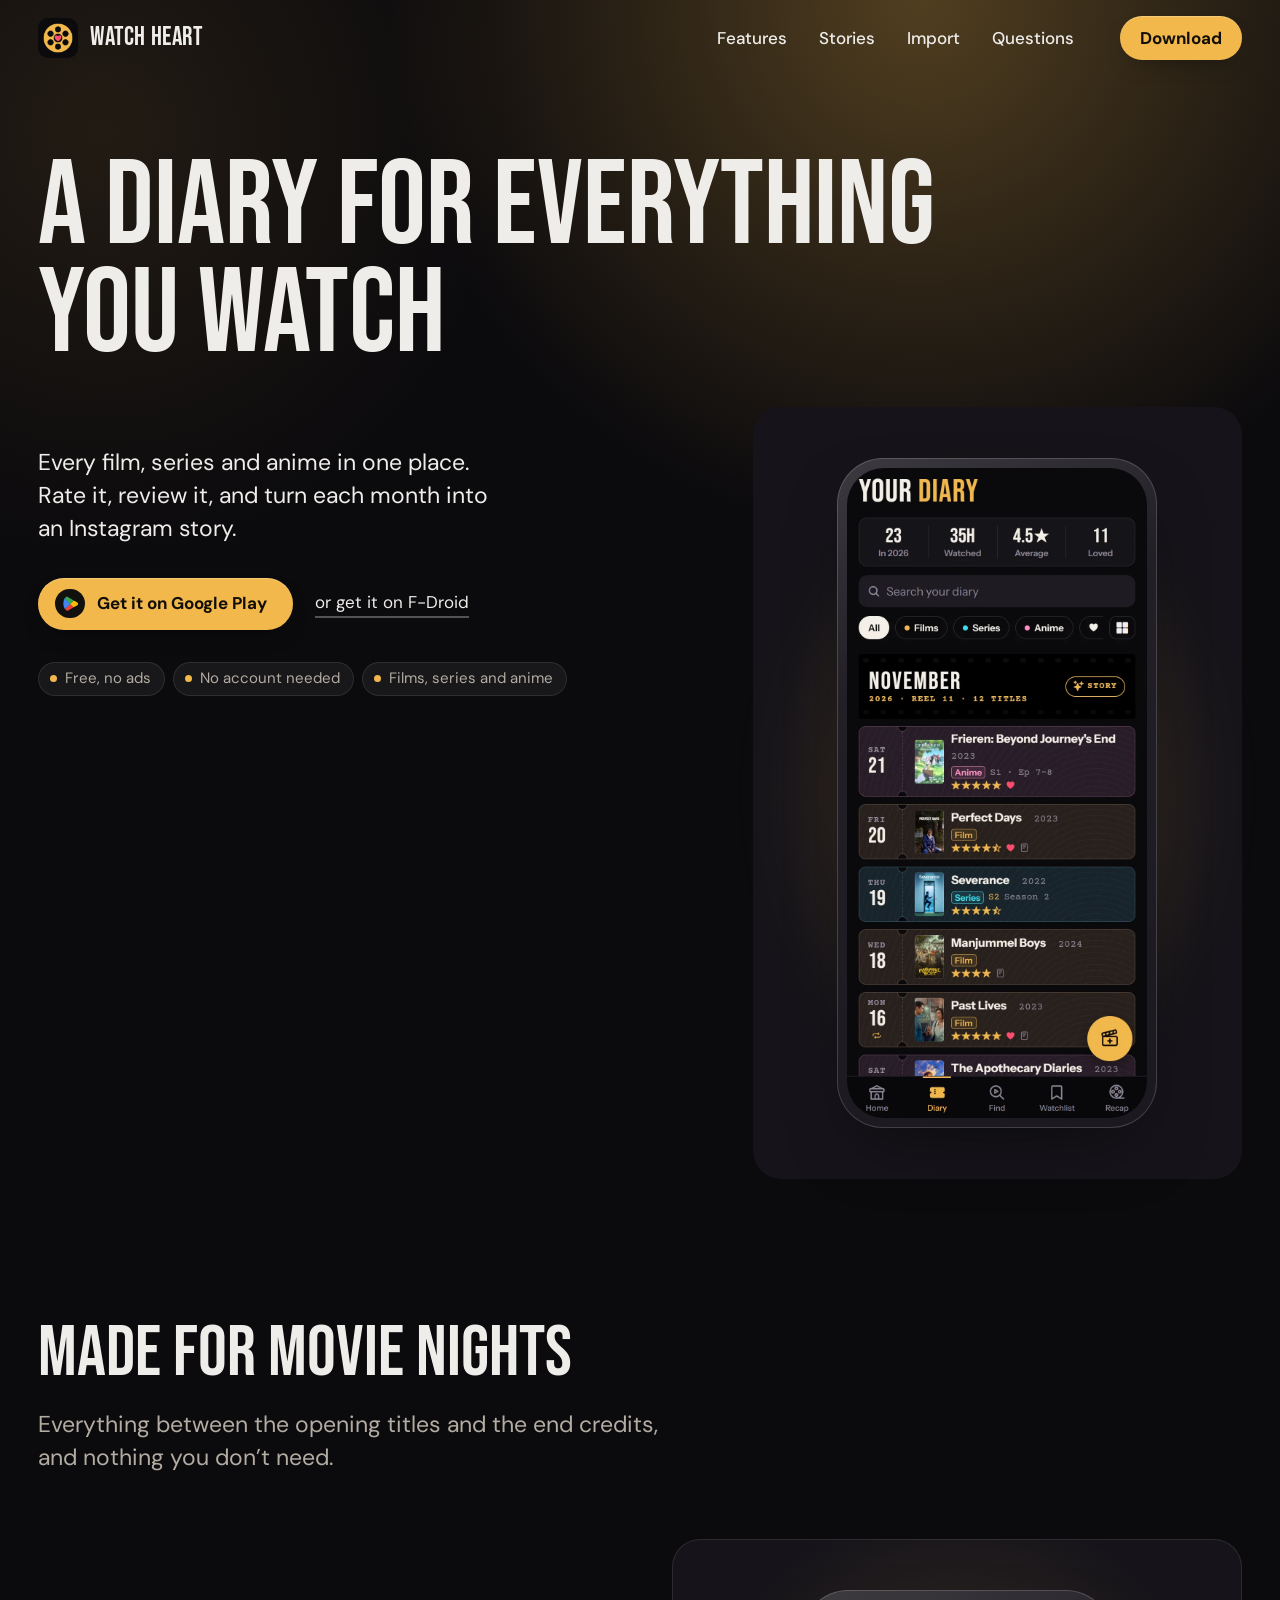
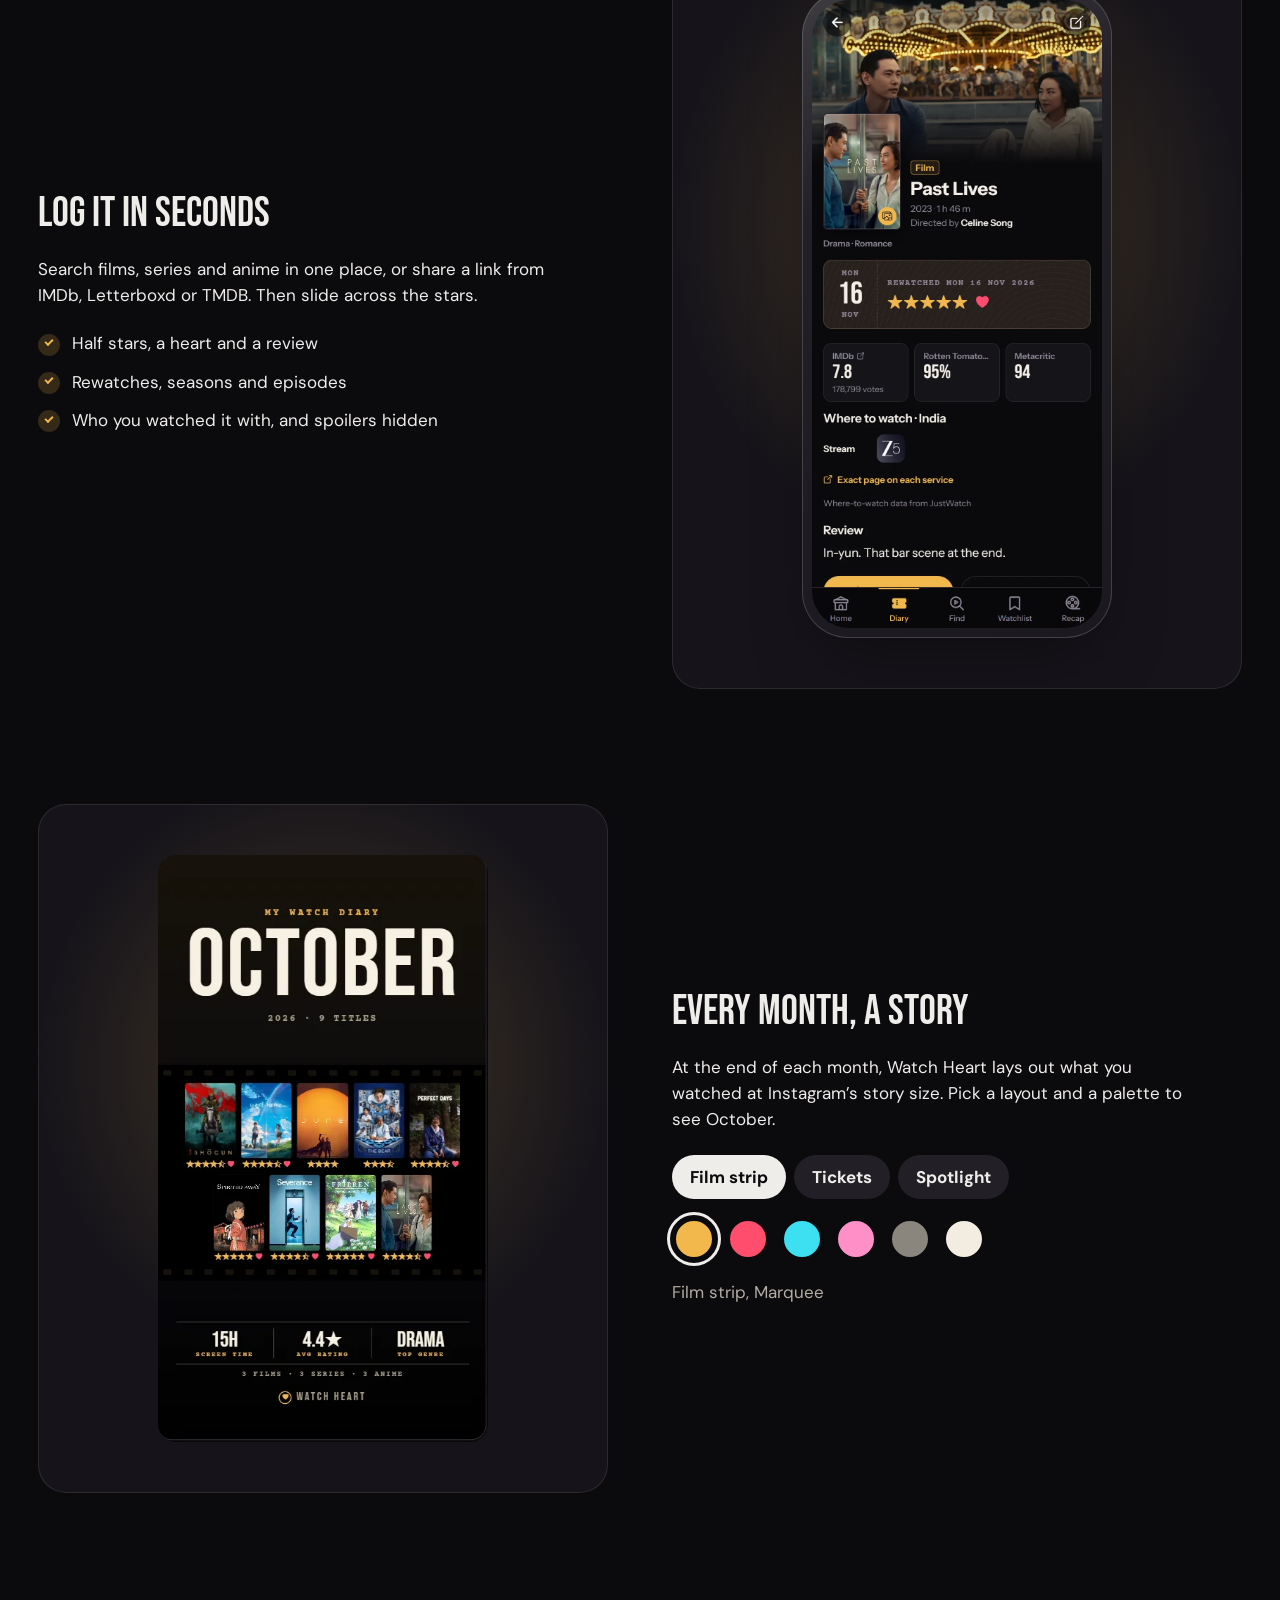
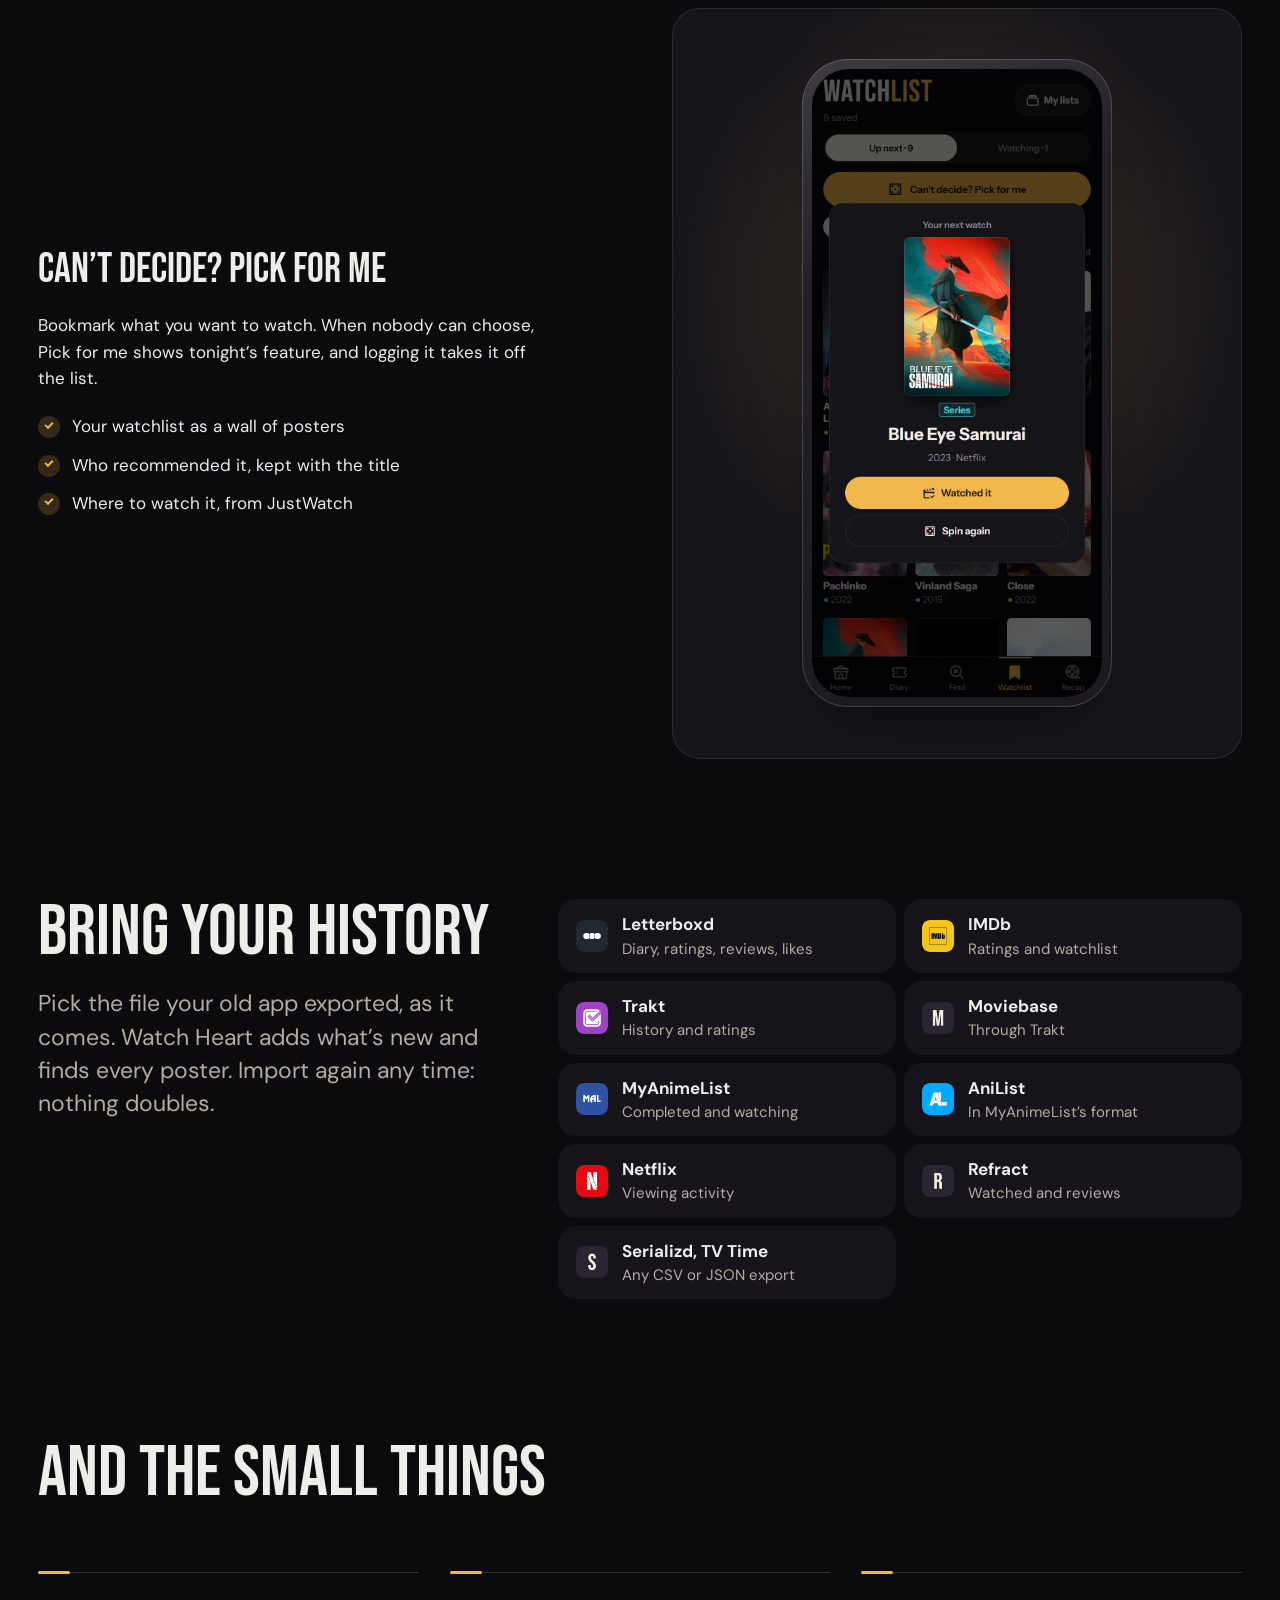
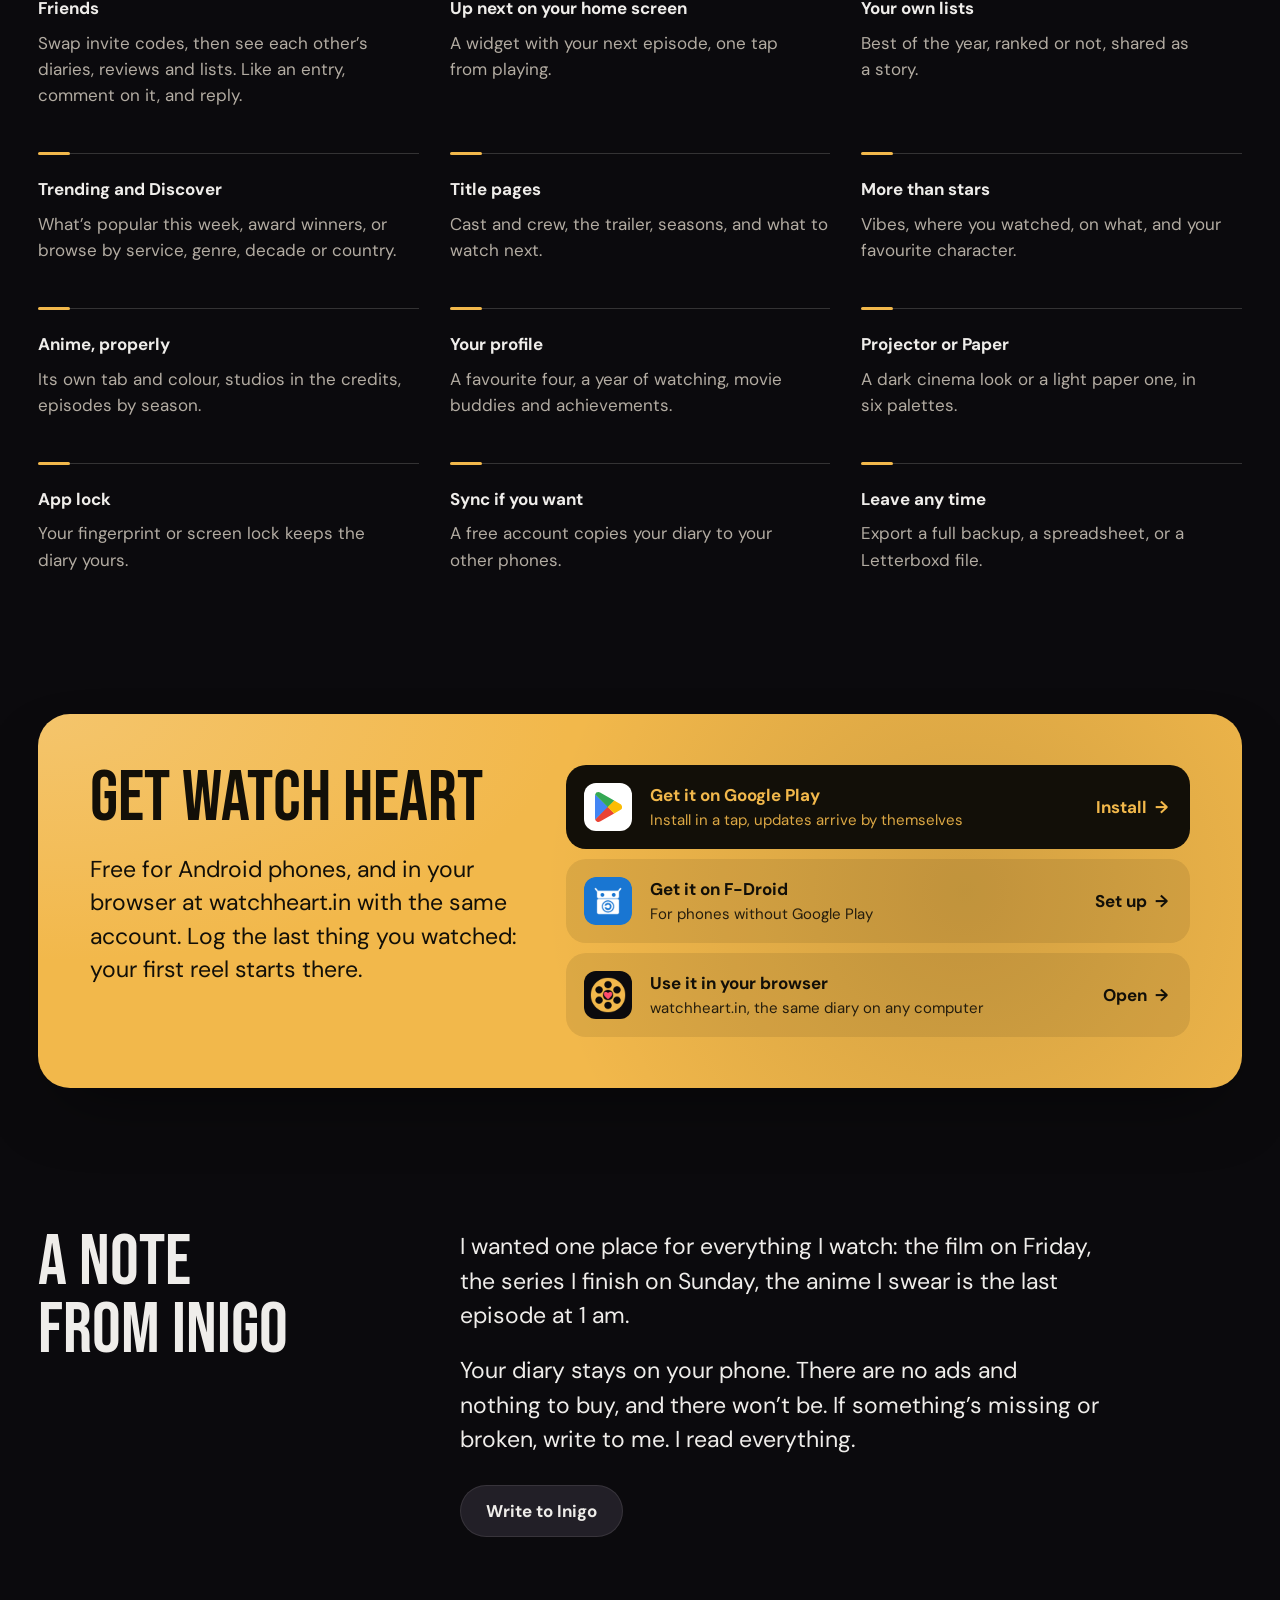
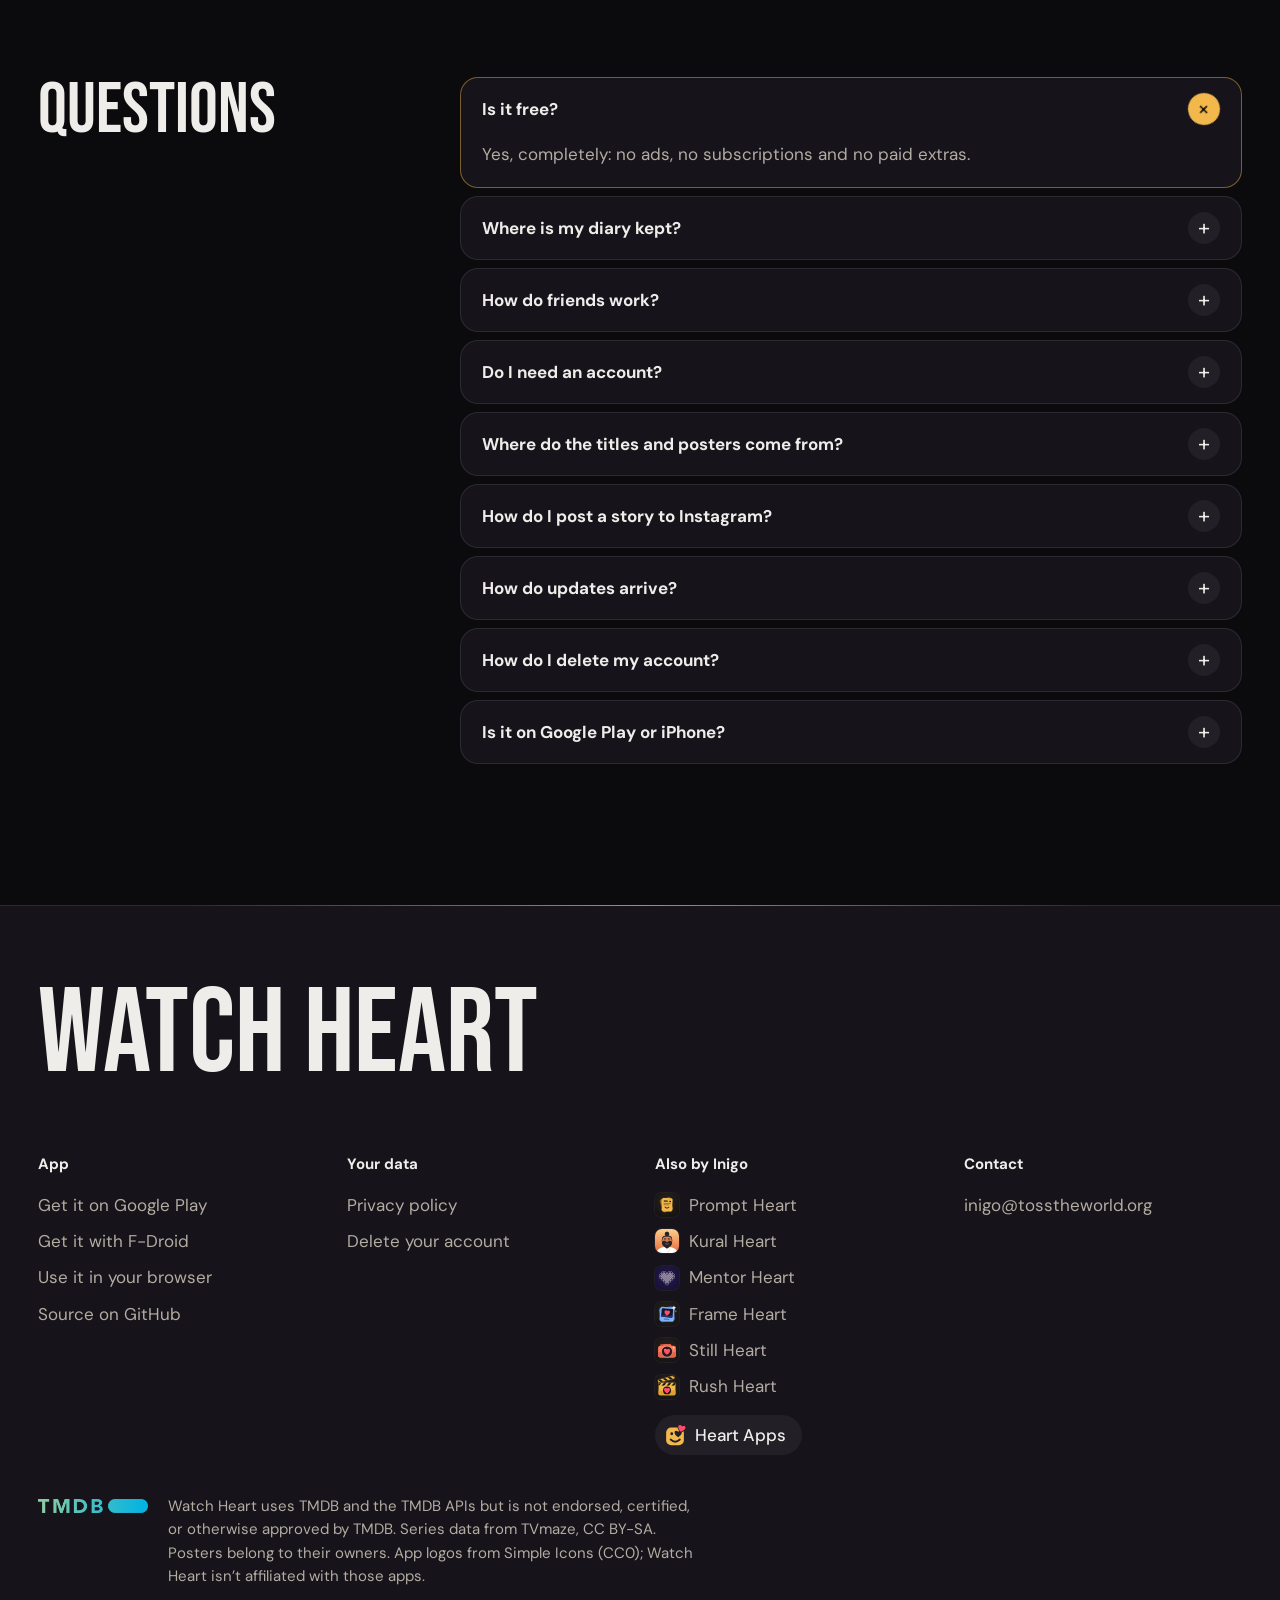
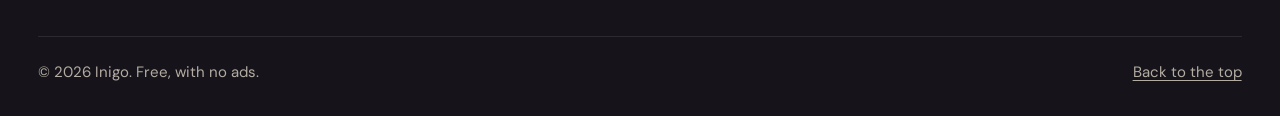
<file: index.html>
<!doctype html>
<html lang="en">
<head>
  <meta charset="utf-8">
  <meta name="viewport" content="width=device-width, initial-scale=1">
  <meta name="color-scheme" content="dark">
  <title>Watch Heart · Film, series and anime diary for Android</title>
  <meta name="description" content="Watch Heart is a free Android diary for every film, series and anime you watch. Rate in half stars, review, keep a watchlist, import from Letterboxd, IMDb, Trakt and more, and turn each month into an Instagram story.">
  <meta name="theme-color" content="#0B0A0D">
  <meta property="og:title" content="Watch Heart">
  <meta property="og:description" content="Your film, series and anime diary. Free, no ads.">
  <meta property="og:image" content="https://inigo-code.github.io/watch-heart-site/assets/stories/strip-marquee.webp">
  <link rel="icon" href="assets/favicon.png">
  <link rel="preconnect" href="https://fonts.googleapis.com">
  <link rel="preconnect" href="https://fonts.gstatic.com" crossorigin>
  <link href="https://fonts.googleapis.com/css2?family=Bebas+Neue&family=DM+Sans:opsz,wght@9..40,400;9..40,500;9..40,700&display=swap" rel="stylesheet">
  <link rel="stylesheet" href="heart.css">
  <link rel="stylesheet" href="theme.css">
  <script>document.documentElement.classList.add('js')</script>
</head>
<body>
<main id="top">

  <header class="bar wrap">
    <a class="brand" href="#top" aria-label="Watch Heart, back to top"><img src="assets/icon.png" width="40" height="40" alt="">Watch Heart</a>
    <nav aria-label="Sections">
      <a href="#features">Features</a>
      <a href="#stories">Stories</a>
      <a href="#import">Import</a>
      <a href="#questions">Questions</a>
    </nav>
    <a class="button button-small" href="#get">Download</a>
  </header>

  <!-- The headline across the page, then the words beside the diary -->
  <section class="hero wrap" aria-labelledby="hero-title">
    <div class="hero-text">
      <h1 id="hero-title" class="h1" data-reveal>A diary for everything<br> you watch</h1>
      <div class="hero-side">
        <p class="lede" data-reveal style="--i:1">Every film, series and anime in one place. Rate it, review it, and turn each month into an Instagram story.</p>
        <p class="actions" data-reveal style="--i:2">
          <a class="button" href="https://play.google.com/store/apps/details?id=com.inigocode.watchheart"><svg class="play-logo" viewBox="0 0 29 32" aria-hidden="true" focusable="false"><path d="M13.54 15.28.12 29.34a3.66 3.66 0 0 0 5.33 2.16l15.1-8.6Z" fill="#EA4335"/><path d="m27.11 12.89-6.53-3.74-7.35 6.45 7.38 7.28 6.48-3.7a3.54 3.54 0 0 0 1.5-4.79 3.62 3.62 0 0 0-1.5-1.5z" fill="#FBBC04"/><path d="M.12 2.66a3.57 3.57 0 0 0-.12.92v24.84a3.57 3.57 0 0 0 .12.92L14 15.64Z" fill="#4285F4"/><path d="m13.64 16 6.94-6.85L5.5.51A3.73 3.73 0 0 0 3.63 0 3.64 3.64 0 0 0 .12 2.65Z" fill="#34A853"/></svg>Get it on Google Play</a>
          <a class="link" href="fdroid.html">or get it on F-Droid</a>
        </p>
        <ul class="facts" data-reveal style="--i:3"><li>Free, no ads</li><li>No account needed</li><li>Films, series and anime</li></ul>
      </div>
    </div>
    <figure class="hero-media"><div class="phone" data-reveal style="--i:2"><img src="assets/screens/diary.webp" width="824" height="1784" alt="The diary: November as a reel of film, each viewing a ticket stub with its poster, stars and a heart" fetchpriority="high"></div></figure>
  </section>

  <!-- Three things it does, one picture each -->
  <section id="features" class="section wrap" aria-labelledby="features-title">
    <div class="head">
      <h2 id="features-title" class="h2" data-reveal>Made for movie nights</h2>
      <p data-reveal style="--i:1">Everything between the opening titles and the end credits, and nothing you don’t need.</p>
    </div>
    <div class="rows">
      <article class="row" aria-labelledby="f1">
        <div class="row-text">
          <h3 id="f1" class="h3" data-reveal>Log it in seconds</h3>
          <p data-reveal style="--i:1">Search films, series and anime in one place, or share a link from IMDb, Letterboxd or TMDB. Then slide across the stars.</p>
          <ul class="ticks" data-reveal style="--i:2">
            <li>Half stars, a heart and a review</li>
            <li>Rewatches, seasons and episodes</li>
            <li>Who you watched it with, and spoilers hidden</li>
          </ul>
        </div>
        <figure class="row-media"><div class="phone" data-reveal><img src="assets/screens/entry.webp" width="824" height="1784" alt="Past Lives in the diary: rewatched Monday 16 November, five stars, loved, with a one-line review" loading="lazy" decoding="async"></div></figure>
      </article>

      <article id="stories" class="row" aria-labelledby="f2">
        <div class="row-text">
          <h3 id="f2" class="h3" data-reveal>Every month, a story</h3>
          <p data-reveal style="--i:1">At the end of each month, Watch Heart lays out what you watched at Instagram’s story size. Pick a layout and a palette to see October.</p>
          <div class="maker" data-reveal style="--i:2">
            <div class="choice" role="radiogroup" aria-label="Layout" id="layouts">
              <button type="button" role="radio" aria-checked="true" data-layout="strip">Film strip</button>
              <button type="button" role="radio" aria-checked="false" data-layout="tickets">Tickets</button>
              <button type="button" role="radio" aria-checked="false" data-layout="spotlight">Spotlight</button>
            </div>
            <div class="swatches" role="radiogroup" aria-label="Palette" id="palettes">
              <button type="button" role="radio" aria-checked="true" data-palette="marquee" aria-label="Marquee" style="--sw:#F2B84B"></button>
              <button type="button" role="radio" aria-checked="false" data-palette="velvet" aria-label="Velvet" style="--sw:#FF4D6D"></button>
              <button type="button" role="radio" aria-checked="false" data-palette="neon" aria-label="Neon" style="--sw:#3DE0F0"></button>
              <button type="button" role="radio" aria-checked="false" data-palette="sakura" aria-label="Sakura" style="--sw:#FF8FC7"></button>
              <button type="button" role="radio" aria-checked="false" data-palette="noir" aria-label="Noir" style="--sw:#8A857D"></button>
              <button type="button" role="radio" aria-checked="false" data-palette="paper" aria-label="Paper" style="--sw:#F3EDE1"></button>
            </div>
            <p class="soft" id="story-name" aria-live="polite">Film strip, Marquee</p>
          </div>
        </div>
        <figure class="row-media"><img class="story" id="story-img" src="assets/stories/strip-marquee.webp" width="540" height="960" alt="October as a film-strip story in the Marquee palette: nine posters, 15 hours watched, 4.4 stars on average" loading="lazy" decoding="async" data-reveal></figure>
      </article>

      <article class="row" aria-labelledby="f3">
        <div class="row-text">
          <h3 id="f3" class="h3" data-reveal>Can’t decide? Pick for me</h3>
          <p data-reveal style="--i:1">Bookmark what you want to watch. When nobody can choose, Pick for me shows tonight’s feature, and logging it takes it off the list.</p>
          <ul class="ticks" data-reveal style="--i:2">
            <li>Your watchlist as a wall of posters</li>
            <li>Who recommended it, kept with the title</li>
            <li>Where to watch it, from JustWatch</li>
          </ul>
        </div>
        <figure class="row-media"><div class="phone" data-reveal><img src="assets/screens/pick.webp" width="824" height="1784" alt="Your next watch: the watchlist picks Blue Eye Samurai, on Netflix" loading="lazy" decoding="async"></div></figure>
      </article>
    </div>
  </section>

  <!-- Import: the apps it reads, as a plain list -->
  <section id="import" class="section wrap" aria-labelledby="import-title">
    <div class="import">
      <div class="head">
        <h2 id="import-title" class="h2" data-reveal>Bring your history</h2>
        <p data-reveal style="--i:1">Pick the file your old app exported, as it comes. Watch Heart adds what’s new and finds every poster. Import again any time: nothing doubles.</p>
      </div>
      <ul class="sources" data-reveal style="--i:1">
        <li><img src="assets/logos/letterboxd.png" width="32" height="32" alt=""><span><strong>Letterboxd</strong><span>Diary, ratings, reviews, likes</span></span></li>
        <li><img src="assets/logos/imdb.png" width="32" height="32" alt=""><span><strong>IMDb</strong><span>Ratings and watchlist</span></span></li>
        <li><img src="assets/logos/trakt.png" width="32" height="32" alt=""><span><strong>Trakt</strong><span>History and ratings</span></span></li>
        <li><img src="assets/logos/moviebase.png" width="32" height="32" alt=""><span><strong>Moviebase</strong><span>Through Trakt</span></span></li>
        <li><img src="assets/logos/myanimelist.png" width="32" height="32" alt=""><span><strong>MyAnimeList</strong><span>Completed and watching</span></span></li>
        <li><img src="assets/logos/anilist.png" width="32" height="32" alt=""><span><strong>AniList</strong><span>In MyAnimeList’s format</span></span></li>
        <li><img src="assets/logos/netflix.png" width="32" height="32" alt=""><span><strong>Netflix</strong><span>Viewing activity</span></span></li>
        <li><img src="assets/logos/refract.png" width="32" height="32" alt=""><span><strong>Refract</strong><span>Watched and reviews</span></span></li>
        <li><img src="assets/logos/serializd.png" width="32" height="32" alt=""><span><strong>Serializd, TV Time</strong><span>Any CSV or JSON export</span></span></li>
      </ul>
    </div>
  </section>

  <!-- The smaller things, as a plain list -->
  <section class="section wrap" aria-labelledby="more-title">
    <div class="head"><h2 id="more-title" class="h2" data-reveal>And the small things</h2></div>
    <dl class="more" data-reveal style="--i:1">
      <div><dt>Friends</dt><dd>Swap invite codes, then see each other’s diaries, reviews and lists. Like an entry, comment on it, and reply.</dd></div>
      <div><dt>Up next on your home screen</dt><dd>A widget with your next episode, one tap from playing.</dd></div>
      <div><dt>Your own lists</dt><dd>Best of the year, ranked or not, shared as a story.</dd></div>
      <div><dt>Trending and Discover</dt><dd>What’s popular this week, award winners, or browse by service, genre, decade or country.</dd></div>
      <div><dt>Title pages</dt><dd>Cast and crew, the trailer, seasons, and what to watch next.</dd></div>
      <div><dt>More than stars</dt><dd>Vibes, where you watched, on what, and your favourite character.</dd></div>
      <div><dt>Anime, properly</dt><dd>Its own tab and colour, studios in the credits, episodes by season.</dd></div>
      <div><dt>Your profile</dt><dd>A favourite four, a year of watching, movie buddies and achievements.</dd></div>
      <div><dt>Projector or Paper</dt><dd>A dark cinema look or a light paper one, in six palettes.</dd></div>
      <div><dt>App lock</dt><dd>Your fingerprint or screen lock keeps the diary yours.</dd></div>
      <div><dt>Sync if you want</dt><dd>A free account copies your diary to your other phones.</dd></div>
      <div><dt>Leave any time</dt><dd>Export a full backup, a spreadsheet, or a Letterboxd file.</dd></div>
    </dl>
  </section>

  <!-- Get it -->
  <section id="get" class="section wrap" aria-labelledby="get-title">
    <div class="get">
      <div class="head">
        <h2 id="get-title" class="h2" data-reveal>Get Watch Heart</h2>
        <p data-reveal style="--i:1">Free for Android phones, and in your browser at watchheart.in with the same account. Log the last thing you watched: your first reel starts there.</p>
      </div>
      <div class="ways">
        <a class="way way-main" href="https://play.google.com/store/apps/details?id=com.inigocode.watchheart" data-reveal><img class="way-play" src="assets/logos/google-play.svg" width="48" height="48" alt=""><span><strong>Get it on Google Play</strong><span>Install in a tap, updates arrive by themselves</span></span><span class="go">Install</span></a>
        <a class="way" href="fdroid.html" data-reveal style="--i:1"><img src="assets/logos/fdroid.png" width="48" height="48" alt=""><span><strong>Get it on F-Droid</strong><span>For phones without Google Play</span></span><span class="go">Set up</span></a>
        <a class="way" href="https://watchheart.in/" data-reveal style="--i:2"><img src="assets/icon.png" width="48" height="48" alt=""><span><strong>Use it in your browser</strong><span>watchheart.in, the same diary on any computer</span></span><span class="go">Open</span></a>
      </div>
    </div>
  </section>

  <!-- A note from the maker -->
  <section class="section wrap" aria-labelledby="note-title">
    <div class="note">
      <h2 id="note-title" class="h2" data-reveal>A note from Inigo</h2>
      <div data-reveal style="--i:1">
        <div class="copy">
          <p>I wanted one place for everything I watch: the film on Friday, the series I finish on Sunday, the anime I swear is the last episode at 1 am.</p>
          <p>Your diary stays on your phone. There are no ads and nothing to buy, and there won’t be. If something’s missing or broken, write to me. I read everything.</p>
        </div>
        <p class="actions"><a class="button button-tone" href="mailto:inigo@tosstheworld.org?subject=Watch%20Heart">Write to Inigo</a></p>
      </div>
    </div>
  </section>

  <!-- Questions -->
  <section id="questions" class="section wrap" aria-labelledby="faq-title">
    <div class="faq">
      <div class="head"><h2 id="faq-title" class="h2" data-reveal>Questions</h2></div>
      <div class="faq-list" data-reveal style="--i:1">
        <details name="faq" open><summary>Is it free?</summary><p>Yes, completely: no ads, no subscriptions and no paid extras.</p></details>
        <details name="faq"><summary>Where is my diary kept?</summary><p>On your phone. If you sign in, a copy is kept in your private account so your devices stay in sync; nobody else can read it unless you add them as a friend.</p></details>
        <details name="faq"><summary>How do friends work?</summary><p>Sign in, open Friends and share your invite code. Anyone who enters it becomes your friend, both ways, and you see each other’s diaries, reviews and lists, and can like and comment on each other’s entries. In Settings you choose what friends see. Who you watched with and your tags are never shared, and you can unfriend or make a new code any time.</p></details>
        <details name="faq"><summary>Do I need an account?</summary><p>No. Everything works without one. An account only adds backup and sync.</p></details>
        <details name="faq"><summary>Where do the titles and posters come from?</summary><p>From TMDB, the free film and TV database, and from TVmaze for series. IMDb, Rotten Tomatoes and Metacritic scores come from OMDb, and where to watch from JustWatch.</p></details>
        <details name="faq"><summary>How do I post a story to Instagram?</summary><p>Open Recap, choose the month and a look, tap Share to story, then pick Instagram and Story. You can save it to your photos too.</p></details>
        <details name="faq"><summary>How do updates arrive?</summary><p>Smaller improvements arrive inside the app by themselves. For new versions, Google Play or F-Droid updates it like any other app, and your diary stays.</p></details>
        <details name="faq"><summary>How do I delete my account?</summary><p>In the app: Settings, tap your email under Account, then Delete account. There’s also a <a class="link" href="delete-account.html">page for it</a>.</p></details>
        <details name="faq"><summary>Is it on Google Play or iPhone?</summary><p>It’s on <a class="link" href="https://play.google.com/store/apps/details?id=com.inigocode.watchheart">Google Play</a>, and on F-Droid for phones without it. It’s an Android app; there is no iPhone version.</p></details>
      </div>
    </div>
  </section>

</main>

<footer class="foot">
  <div class="wrap">
    <p class="foot-name" aria-hidden="true">Watch Heart</p>
    <div class="foot-cols">
      <nav aria-label="App"><h2>App</h2><a href="https://play.google.com/store/apps/details?id=com.inigocode.watchheart">Get it on Google Play</a><a href="fdroid.html">Get it with F-Droid</a><a href="https://watchheart.in/">Use it in your browser</a><a href="https://github.com/inigo-code/watch-heart">Source on GitHub</a></nav>
      <nav aria-label="Your data"><h2>Your data</h2><a href="privacy.html">Privacy policy</a><a href="delete-account.html">Delete your account</a></nav>
      <nav aria-label="Also by Inigo"><h2>Also by Inigo</h2><a class="to-app" href="https://heartapps.github.io/prompt-heart/"><img src="assets/prompt-heart.png" width="24" height="24" alt="">Prompt Heart</a><a class="to-app" href="https://heartapps.github.io/kural-heart/"><img src="assets/kural-heart.png" width="24" height="24" alt="">Kural Heart</a><a class="to-app" href="https://heartapps.github.io/mentor-heart/"><img src="assets/mentor-heart.png" width="24" height="24" alt="">Mentor Heart</a><a class="to-app" href="https://heartapps.github.io/frame-heart/"><img src="assets/frame-heart.svg" width="24" height="24" alt="">Frame Heart</a><a class="to-app" href="https://heartapps.github.io/still-heart/"><img src="assets/still-heart.svg" width="24" height="24" alt="">Still Heart</a><a class="to-app" href="https://heartapps.github.io/rush-heart/"><img src="assets/rush-heart.svg" width="24" height="24" alt="">Rush Heart</a><a class="to-home" href="https://inigo-code.github.io/"><img src="assets/heart-apps.svg" width="20" height="20" alt="">Heart Apps</a></nav>
      <nav aria-label="Contact"><h2>Contact</h2><a href="mailto:inigo@tosstheworld.org?subject=Watch%20Heart">inigo@tosstheworld.org</a></nav>
    </div>
    <div class="credits">
      <img src="assets/tmdb-logo.png" width="110" height="14" alt="TMDB">
      <p>Watch Heart uses TMDB and the TMDB APIs but is not endorsed, certified, or otherwise approved by TMDB. Series data from TVmaze, CC BY-SA. Posters belong to their owners. App logos from Simple Icons (CC0); Watch Heart isn’t affiliated with those apps.</p>
    </div>
    <div class="foot-last"><p>© 2026 Inigo. Free, with no ads.</p><a href="#top">Back to the top</a></div>
  </div>
</footer>

<script src="heart.js" defer></script>
<script src="site.js" defer></script>
</body>
</html>
</file>
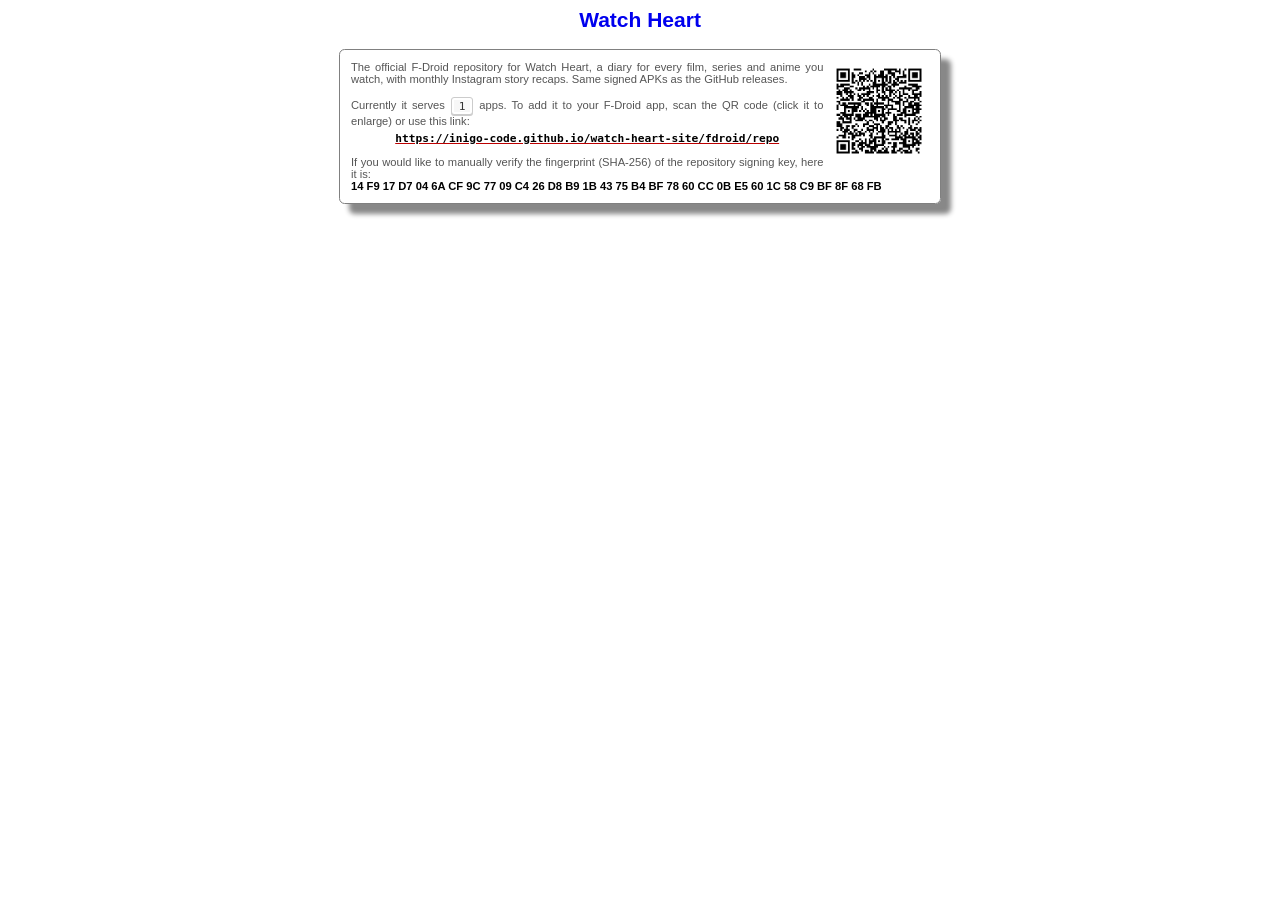
<file: fdroid/repo/index.html>
<!-- auto-generated - fdroid index updates will overwrite this file -->
<!DOCTYPE html PUBLIC "-//W3C//DTD HTML 4.01 Transitional//EN">
<html>
  <head>
    <meta content="text/html; charset=utf-8" http-equiv="Content-Type">
    <meta content="width=device-width; initial-scale=1.0; minimum-scale=0.5; maximum-scale=2.0; user-scalable=1;" name="viewport">
    <title>
   Watch Heart
    </title>
    <base href="index.html">
    <link href="index.css" rel="stylesheet" type="text/css">
    <link href="icons/icon.png" rel="icon" type="image/png">
    <link href="icons/icon.png" rel="shortcut icon" type="image/png">
    <meta content="Watch Heart" property="og:site_name">
    <meta content="Watch Heart" property="og:title">
    <meta content property="og:determiner">
    <meta content="The official F-Droid repository for Watch Heart, a diary for every film, series and anime you watch, with monthly Instagram story recaps. Same signed APKs as the GitHub releases." property="og:description">
    <meta content="index,nofollow" name="robots">
  </head>
  <body>
    <h2>
      Watch Heart
    </h2>
    <div id="intro">
      <p style="margin-bottom:.2em;">
        <span style="float:right;width:100px;margin-left:.5em;">
          <a href="index.png" title="QR: test">
            <img alt="QR: test" src="index.png" width="100">
          </a>
        </span>
        The official F-Droid repository for Watch Heart, a diary for every film, series and anime you watch, with monthly Instagram story recaps. Same signed APKs as the GitHub releases.
        <br>
        <br>
        Currently it serves
        <kbd>
          1
        </kbd>
        apps. To add it to your F-Droid app, scan the QR code (click it to enlarge) or use this link:
      </p>
      <p class="center" style="margin-top:.5em">
        <a href="https://fdroid.link/#https://inigo-code.github.io/watch-heart-site/fdroid/repo?fingerprint=14F917D7046ACF9C7709C426D8B91B4375B4BF7860CC0BE5601C58C9BF8F68FB">
          <code style="color:#000000;font-weight:bold;">
            https://inigo-code.github.io/watch-heart-site/fdroid/repo
          </code>
        </a>
      </p>
      <p>
        If you would like to manually verify the fingerprint (SHA-256) of the repository signing key, here it is:
        <br>
        <blockcode style="color:#000000;font-weight:bold;">
          14 F9 17 D7 04 6A CF 9C 77 09 C4 26 D8 B9 1B 43 75 B4 BF 78 60 CC 0B E5 60 1C 58 C9 BF 8F 68 FB
        </blockcode>
      </p>
    </div>
  </body>
</html>
</file>
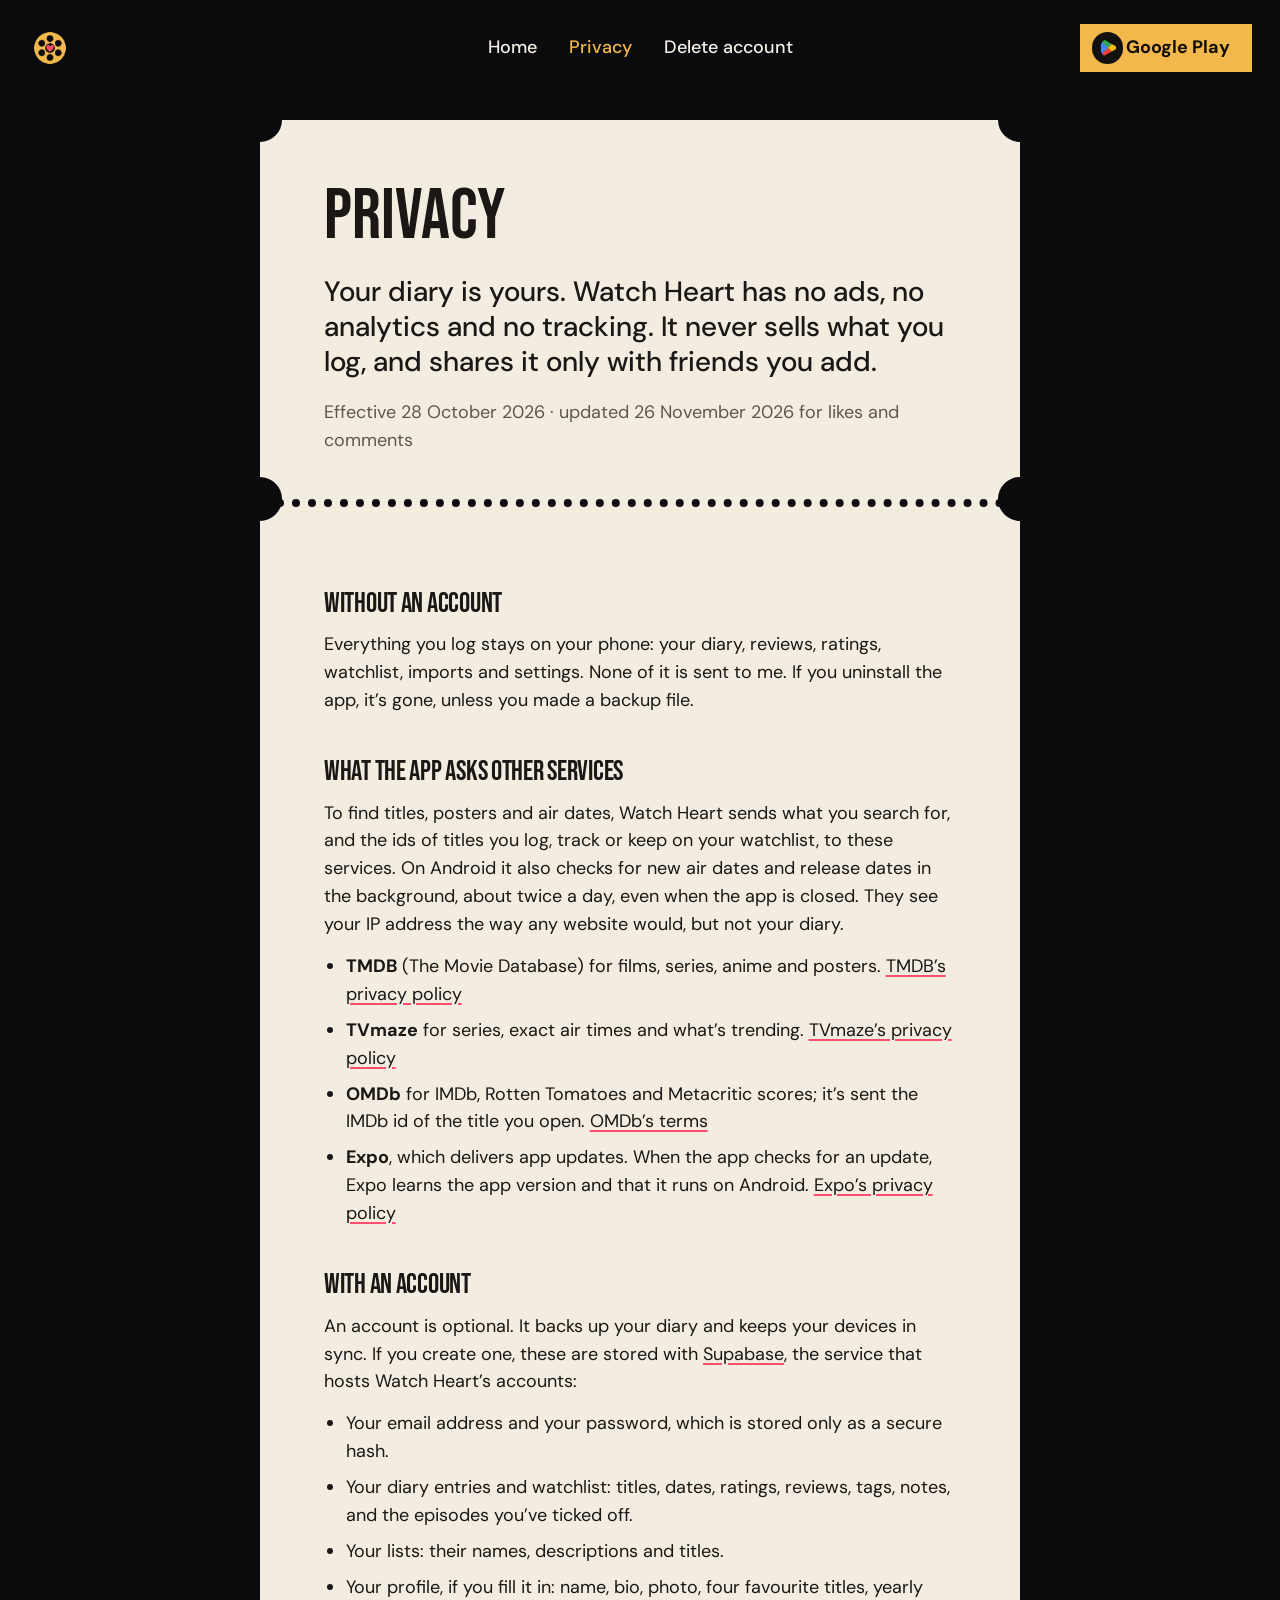
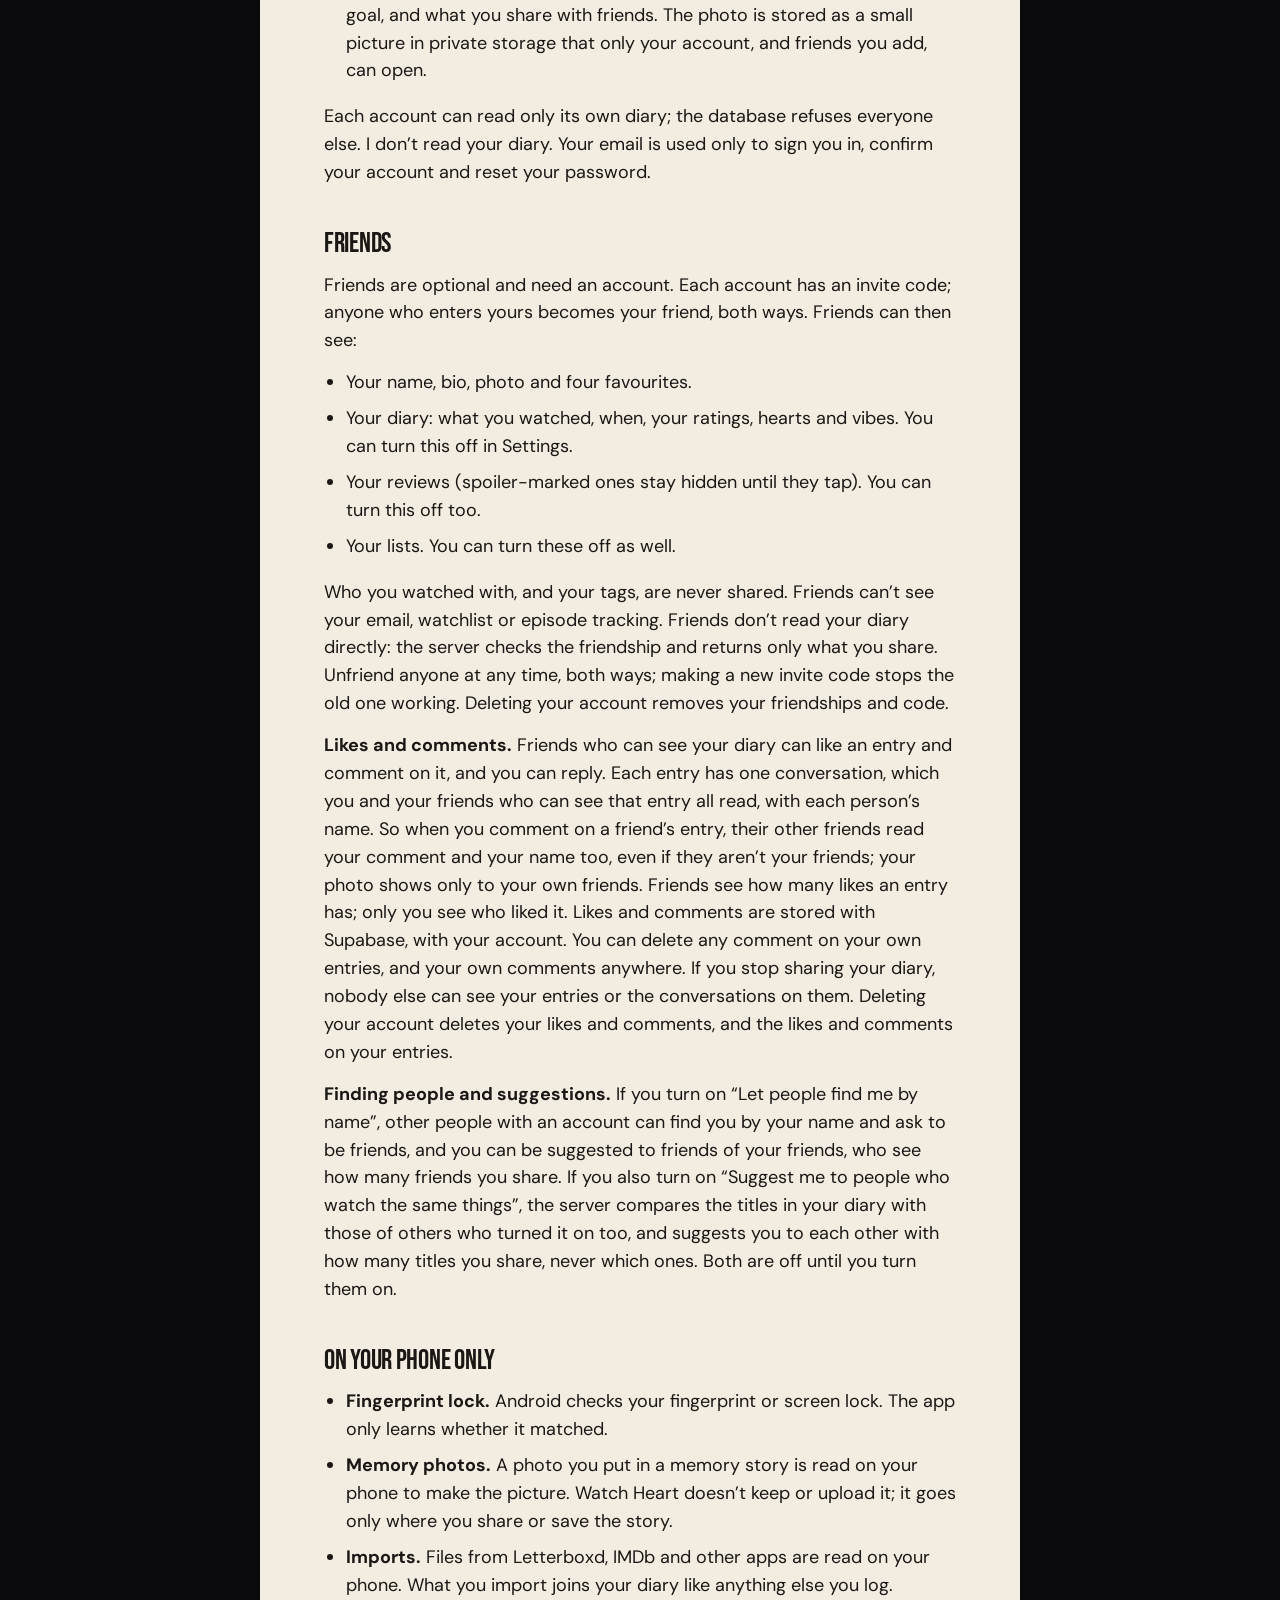
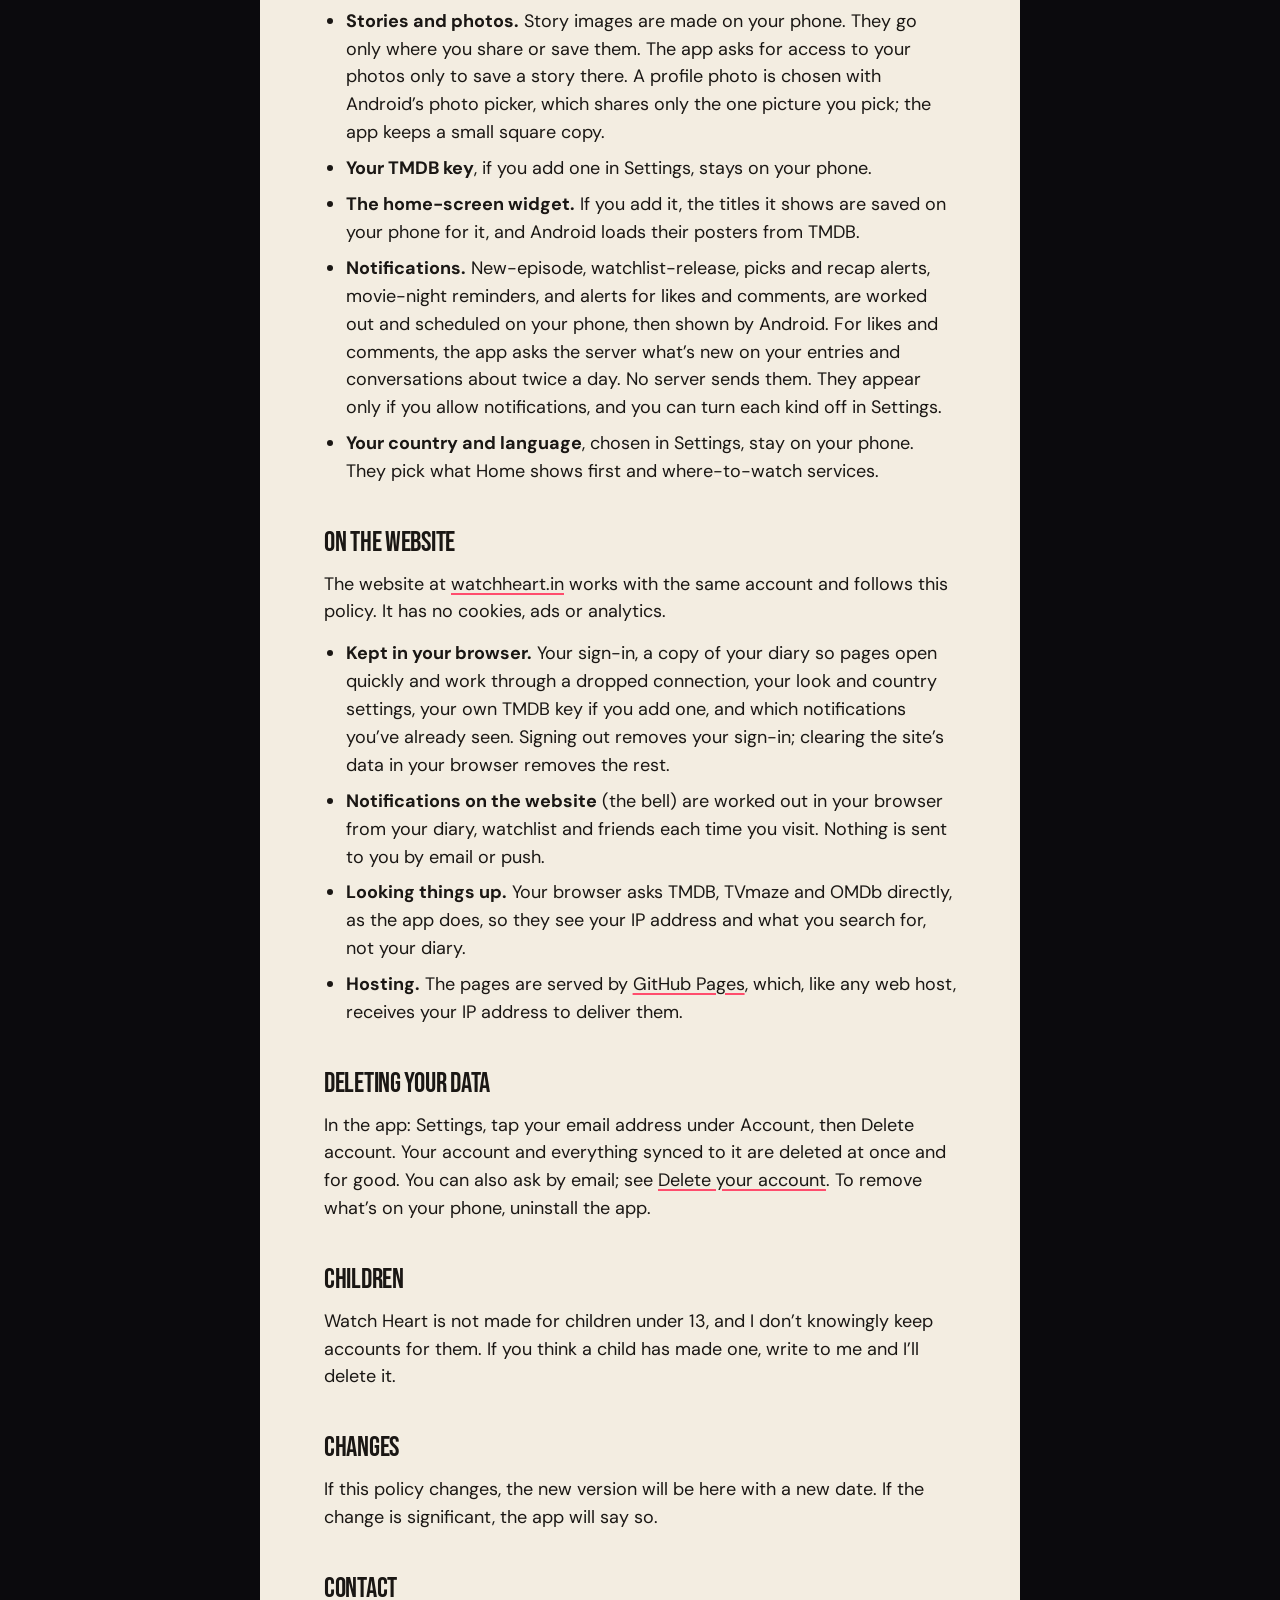
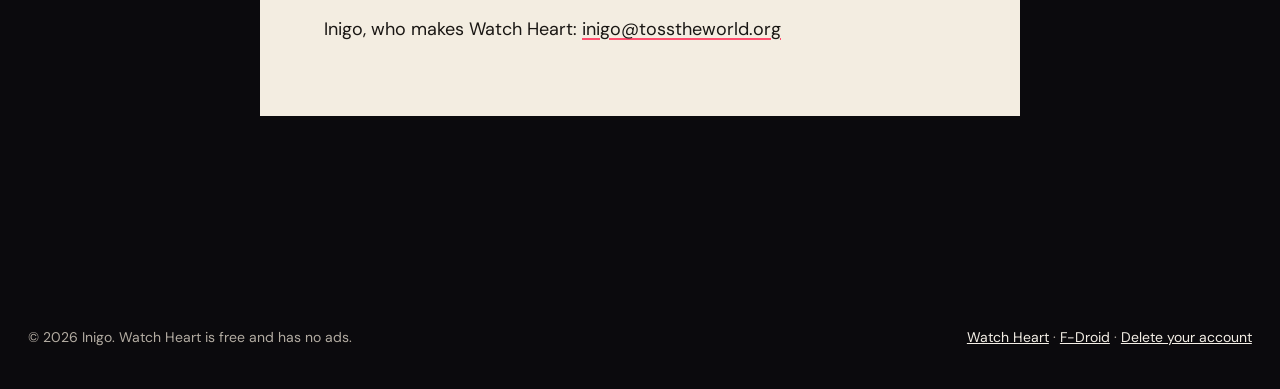
<file: privacy.html>
<!doctype html>
<html lang="en">
<head>
  <meta charset="utf-8">
  <meta name="viewport" content="width=device-width, initial-scale=1">
  <meta name="color-scheme" content="dark">
  <title>Privacy policy · Watch Heart</title>
  <meta name="description" content="What Watch Heart keeps, where it keeps it, and who it talks to. No ads, no analytics, no tracking.">
  <meta name="theme-color" content="#0B0A0D">
  <link rel="icon" href="assets/favicon.png">
  <link rel="preconnect" href="https://fonts.googleapis.com">
  <link rel="preconnect" href="https://fonts.gstatic.com" crossorigin>
  <link href="https://fonts.googleapis.com/css2?family=Bebas+Neue&family=DM+Sans:ital,wght@0,400;0,500;0,700;1,500&display=swap" rel="stylesheet">
  <link rel="stylesheet" href="styles.css">
</head>
<body>
<main id="top">

  <header class="bar">
    <a class="mark" href="index.html" aria-label="Watch Heart home"><img src="assets/icon.png" width="44" height="44" alt=""></a>
    <nav class="bar-links" aria-label="Pages">
      <a href="index.html">Home</a>
      <a href="privacy.html" aria-current="page">Privacy</a>
      <a href="delete-account.html">Delete account</a>
    </nav>
    <a class="button" href="https://play.google.com/store/apps/details?id=com.inigocode.watchheart"><svg class="play-logo" viewBox="0 0 29 32" aria-hidden="true" focusable="false"><path d="M13.54 15.28.12 29.34a3.66 3.66 0 0 0 5.33 2.16l15.1-8.6Z" fill="#EA4335"/><path d="m27.11 12.89-6.53-3.74-7.35 6.45 7.38 7.28 6.48-3.7a3.54 3.54 0 0 0 1.5-4.79 3.62 3.62 0 0 0-1.5-1.5z" fill="#FBBC04"/><path d="M.12 2.66a3.57 3.57 0 0 0-.12.92v24.84a3.57 3.57 0 0 0 .12.92L14 15.64Z" fill="#4285F4"/><path d="m13.64 16 6.94-6.85L5.5.51A3.73 3.73 0 0 0 3.63 0 3.64 3.64 0 0 0 .12 2.65Z" fill="#34A853"/></svg>Google Play</a>
  </header>

  <article class="doc">
    <div class="doc-face">
      <h1 class="doc-title">Privacy</h1>
      <p class="doc-lede">Your diary is yours. Watch Heart has no ads, no analytics and no tracking. It never sells what you log, and shares it only with friends you add.</p>
      <p class="doc-date">Effective 28 October 2026 · updated 26 November 2026 for likes and comments</p>
    </div>

    <div class="doc-body">
      <h2>Without an account</h2>
      <p>Everything you log stays on your phone: your diary, reviews, ratings, watchlist, imports and settings. None of it is sent to me. If you uninstall the app, it’s gone, unless you made a backup file.</p>

      <h2>What the app asks other services</h2>
      <p>To find titles, posters and air dates, Watch Heart sends what you search for, and the ids of titles you log, track or keep on your watchlist, to these services. On Android it also checks for new air dates and release dates in the background, about twice a day, even when the app is closed. They see your IP address the way any website would, but not your diary.</p>
      <ul>
        <li><b>TMDB</b> (The Movie Database) for films, series, anime and posters. <a href="https://www.themoviedb.org/privacy-policy">TMDB’s privacy policy</a></li>
        <li><b>TVmaze</b> for series, exact air times and what’s trending. <a href="https://www.tvmaze.com/site/privacy">TVmaze’s privacy policy</a></li>
        <li><b>OMDb</b> for IMDb, Rotten Tomatoes and Metacritic scores; it’s sent the IMDb id of the title you open. <a href="https://www.omdbapi.com/legal.htm">OMDb’s terms</a></li>
        <li><b>Expo</b>, which delivers app updates. When the app checks for an update, Expo learns the app version and that it runs on Android. <a href="https://expo.dev/privacy">Expo’s privacy policy</a></li>
      </ul>

      <h2>With an account</h2>
      <p>An account is optional. It backs up your diary and keeps your devices in sync. If you create one, these are stored with <a href="https://supabase.com/privacy">Supabase</a>, the service that hosts Watch Heart’s accounts:</p>
      <ul>
        <li>Your email address and your password, which is stored only as a secure hash.</li>
        <li>Your diary entries and watchlist: titles, dates, ratings, reviews, tags, notes, and the episodes you’ve ticked off.</li>
        <li>Your lists: their names, descriptions and titles.</li>
        <li>Your profile, if you fill it in: name, bio, photo, four favourite titles, yearly goal, and what you share with friends. The photo is stored as a small picture in private storage that only your account, and friends you add, can open.</li>
      </ul>
      <p>Each account can read only its own diary; the database refuses everyone else. I don’t read your diary. Your email is used only to sign you in, confirm your account and reset your password.</p>

      <h2>Friends</h2>
      <p>Friends are optional and need an account. Each account has an invite code; anyone who enters yours becomes your friend, both ways. Friends can then see:</p>
      <ul>
        <li>Your name, bio, photo and four favourites.</li>
        <li>Your diary: what you watched, when, your ratings, hearts and vibes. You can turn this off in Settings.</li>
        <li>Your reviews (spoiler-marked ones stay hidden until they tap). You can turn this off too.</li>
        <li>Your lists. You can turn these off as well.</li>
      </ul>
      <p>Who you watched with, and your tags, are never shared. Friends can’t see your email, watchlist or episode tracking. Friends don’t read your diary directly: the server checks the friendship and returns only what you share. Unfriend anyone at any time, both ways; making a new invite code stops the old one working. Deleting your account removes your friendships and code.</p>
      <p><b>Likes and comments.</b> Friends who can see your diary can like an entry and comment on it, and you can reply. Each entry has one conversation, which you and your friends who can see that entry all read, with each person’s name. So when you comment on a friend’s entry, their other friends read your comment and your name too, even if they aren’t your friends; your photo shows only to your own friends. Friends see how many likes an entry has; only you see who liked it. Likes and comments are stored with Supabase, with your account. You can delete any comment on your own entries, and your own comments anywhere. If you stop sharing your diary, nobody else can see your entries or the conversations on them. Deleting your account deletes your likes and comments, and the likes and comments on your entries.</p>
      <p><b>Finding people and suggestions.</b> If you turn on “Let people find me by name”, other people with an account can find you by your name and ask to be friends, and you can be suggested to friends of your friends, who see how many friends you share. If you also turn on “Suggest me to people who watch the same things”, the server compares the titles in your diary with those of others who turned it on too, and suggests you to each other with how many titles you share, never which ones. Both are off until you turn them on.</p>

      <h2>On your phone only</h2>
      <ul>
        <li><b>Fingerprint lock.</b> Android checks your fingerprint or screen lock. The app only learns whether it matched.</li>
        <li><b>Memory photos.</b> A photo you put in a memory story is read on your phone to make the picture. Watch Heart doesn’t keep or upload it; it goes only where you share or save the story.</li>
        <li><b>Imports.</b> Files from Letterboxd, IMDb and other apps are read on your phone. What you import joins your diary like anything else you log.</li>
        <li><b>Stories and photos.</b> Story images are made on your phone. They go only where you share or save them. The app asks for access to your photos only to save a story there. A profile photo is chosen with Android’s photo picker, which shares only the one picture you pick; the app keeps a small square copy.</li>
        <li><b>Your TMDB key</b>, if you add one in Settings, stays on your phone.</li>
        <li><b>The home-screen widget.</b> If you add it, the titles it shows are saved on your phone for it, and Android loads their posters from TMDB.</li>
        <li><b>Notifications.</b> New-episode, watchlist-release, picks and recap alerts, movie-night reminders, and alerts for likes and comments, are worked out and scheduled on your phone, then shown by Android. For likes and comments, the app asks the server what’s new on your entries and conversations about twice a day. No server sends them. They appear only if you allow notifications, and you can turn each kind off in Settings.</li>
        <li><b>Your country and language</b>, chosen in Settings, stay on your phone. They pick what Home shows first and where-to-watch services.</li>
      </ul>

      <h2>On the website</h2>
      <p>The website at <a href="https://watchheart.in/">watchheart.in</a> works with the same account and follows this policy. It has no cookies, ads or analytics.</p>
      <ul>
        <li><b>Kept in your browser.</b> Your sign-in, a copy of your diary so pages open quickly and work through a dropped connection, your look and country settings, your own TMDB key if you add one, and which notifications you’ve already seen. Signing out removes your sign-in; clearing the site’s data in your browser removes the rest.</li>
        <li><b>Notifications on the website</b> (the bell) are worked out in your browser from your diary, watchlist and friends each time you visit. Nothing is sent to you by email or push.</li>
        <li><b>Looking things up.</b> Your browser asks TMDB, TVmaze and OMDb directly, as the app does, so they see your IP address and what you search for, not your diary.</li>
        <li><b>Hosting.</b> The pages are served by <a href="https://docs.github.com/en/site-policy/privacy-policies/github-general-privacy-statement">GitHub Pages</a>, which, like any web host, receives your IP address to deliver them.</li>
      </ul>

      <h2>Deleting your data</h2>
      <p>In the app: Settings, tap your email address under Account, then Delete account. Your account and everything synced to it are deleted at once and for good. You can also ask by email; see <a href="delete-account.html">Delete your account</a>. To remove what’s on your phone, uninstall the app.</p>

      <h2>Children</h2>
      <p>Watch Heart is not made for children under 13, and I don’t knowingly keep accounts for them. If you think a child has made one, write to me and I’ll delete it.</p>

      <h2>Changes</h2>
      <p>If this policy changes, the new version will be here with a new date. If the change is significant, the app will say so.</p>

      <h2>Contact</h2>
      <p>Inigo, who makes Watch Heart: <a href="mailto:inigo@tosstheworld.org?subject=Watch%20Heart%20privacy">inigo@tosstheworld.org</a></p>
    </div>
  </article>

</main>

<footer class="doc-foot">
  <p>© 2026 Inigo. Watch Heart is free and has no ads.</p>
  <p><a href="index.html">Watch Heart</a> · <a href="fdroid.html">F-Droid</a> · <a href="delete-account.html">Delete your account</a></p>
</footer>
</body>
</html>
</file>
<file: heart.css>
/* Heart: the shared layout of the Heart Apps sites. Each site sets its own colours and faces in
   its theme file; everything here reads only the tokens below. */

:root {
  /* Dark by default, so scrollbars, form fields and the loading canvas are dark too. Themes that follow the system say light dark. */
  color-scheme: dark;
  --bg: #0E0D10;
  --surface: #18161B;
  --surface-2: #232026;
  --ink: #EFEDEA;
  --muted: #B3ACA2;
  --accent: #F2B84B;
  --accent-ink: #121110;
  --accent-hover: #F6C76E;
  --field: var(--accent);
  --field-ink: var(--accent-ink);
  --font-display: 'DM Sans', system-ui, sans-serif;
  --font-text: 'DM Sans', system-ui, sans-serif;
  --display-weight: 700;
  --display-track: -0.035em;
  --display-case: none;
  --s-small: 0.9375rem;
  --s-body: 1.0625rem;
  --s-lede: clamp(1.1875rem, 1rem + 0.6vw, 1.4375rem);
  --s-head: clamp(1.5rem, 1.15rem + 1vw, 2rem);
  --s-h2: clamp(2.25rem, 1.4rem + 3vw, 4rem);
  --s-h1: clamp(2.75rem, 1.2rem + 5.6vw, 6.25rem);
  --margin: clamp(1rem, 3vw, 2.5rem);
  --max: 1240px;
  --gap: clamp(1rem, 2.4vw, 2rem);
  --section: clamp(6rem, 11vw, 10rem);
  --radius: 28px;
  --ease-out: cubic-bezier(0.22, 1, 0.36, 1);
  /* Read from the colours above, so every theme gets its own lines, glows and shadows. */
  --line: color-mix(in srgb, var(--ink) 10%, transparent);
  --line-strong: color-mix(in srgb, var(--ink) 18%, transparent);
  --glow: color-mix(in srgb, var(--accent) 30%, transparent);
  --shadow: 0 30px 70px -28px rgb(0 0 0 / 0.55);
}

*, *::before, *::after { box-sizing: border-box; }
html { scrollbar-color: color-mix(in srgb, var(--ink) 24%, transparent) var(--bg); caret-color: var(--accent); -webkit-text-size-adjust: 100%; scroll-behavior: smooth; scroll-padding-top: 96px; }
body { margin: 0; overflow-x: clip; background: var(--bg); color: var(--ink); font: 400 var(--s-body)/1.55 var(--font-text); -webkit-font-smoothing: antialiased; text-rendering: optimizeLegibility; }
img { display: block; max-width: 100%; height: auto; }
a { color: inherit; text-underline-offset: 0.2em; text-decoration-thickness: from-font; }
p, li, dd, dt, summary, figcaption { text-wrap: pretty; }
h1, h2, h3, p, ul, ol, dl, dd, figure { margin: 0; }
ul, ol { padding: 0; list-style: none; }
button { font: inherit; color: inherit; background: none; border: 0; padding: 0; cursor: pointer; }
:focus-visible { outline: 3px solid var(--accent); outline-offset: 3px; border-radius: 6px; }
::selection { background: var(--accent); color: var(--accent-ink); }
.nums { font-variant-numeric: tabular-nums; }
.visually-hidden { position: absolute; width: 1px; height: 1px; overflow: hidden; clip-path: inset(50%); white-space: nowrap; }

.wrap { width: 100%; max-width: calc(var(--max) + 2 * var(--margin)); margin-inline: auto; padding-inline: var(--margin); }
.section { padding-block: var(--section) 0; }

/* The lit ground: the page's own colour glows from the top. */
main { position: relative; isolation: isolate; }
main::before { content: ''; position: absolute; inset: 0 0 auto; z-index: -1; pointer-events: none; }
main::before { height: min(1100px, 130vh); background: radial-gradient(60% 70% at 72% 0%, var(--glow), transparent 70%), radial-gradient(45% 55% at 8% 12%, color-mix(in srgb, var(--accent) 10%, transparent), transparent 70%); }

/* ---------- type ---------- */
.h1, .h2, .h3 { font-family: var(--font-display); font-weight: var(--display-weight); text-transform: var(--display-case); text-wrap: balance; }
.h1 { font-size: var(--s-h1); line-height: 0.98; letter-spacing: var(--display-track); }
.h2 { font-size: var(--s-h2); line-height: 1.04; letter-spacing: calc(var(--display-track) * 0.8); }
.h3 { font-size: var(--s-head); line-height: 1.15; letter-spacing: calc(var(--display-track) * 0.4); }
.lede { font-size: var(--s-lede); line-height: 1.45; max-width: 34ch; }
.soft { color: var(--muted); }
.copy p + p { margin-top: 0.9em; }
.head { display: grid; gap: 20px; max-width: 46rem; margin-bottom: clamp(2.5rem, 5vw, 4rem); }
.head p { font-size: var(--s-lede); line-height: 1.45; max-width: 40ch; color: var(--muted); }
.get .head p { color: inherit; }

/* ---------- controls ---------- */
.button { position: relative; display: inline-flex; align-items: center; justify-content: center; gap: 10px; min-height: 52px; padding: 0 26px; border-radius: 999px; background: var(--accent); color: var(--accent-ink); font-weight: 700; text-decoration: none; box-shadow: 0 10px 24px -14px rgb(0 0 0 / 0.6), inset 0 1px 0 rgb(255 255 255 / 0.25); transition: transform 160ms var(--ease-out), background-color 180ms ease, box-shadow 220ms ease; }
.button:active { transform: translateY(0) scale(0.96); }
.button-tone { background: var(--surface-2); color: var(--ink); box-shadow: inset 0 0 0 1px var(--line); }
.button-small { min-height: 44px; padding: 0 20px; }
/* A link's underline: faint at rest, drawn across in full on hover. */
.link { text-decoration: none; background: linear-gradient(currentColor, currentColor) 0 100% / 0 2px no-repeat, linear-gradient(color-mix(in srgb, currentColor 32%, transparent), color-mix(in srgb, currentColor 32%, transparent)) 0 100% / 100% 2px no-repeat; padding-bottom: 3px; transition: background-size 320ms var(--ease-out); }
@media (hover: hover) and (pointer: fine) {
  .button:hover { background: var(--accent-hover); transform: translateY(-2px); box-shadow: 0 16px 30px -14px rgb(0 0 0 / 0.65), inset 0 1px 0 rgb(255 255 255 / 0.25); }
  .button:active { transform: translateY(0) scale(0.96); }
  .button-tone:hover { background: color-mix(in srgb, var(--surface-2) 80%, var(--ink) 10%); box-shadow: inset 0 0 0 1px var(--line-strong); }
  .link:hover { background-size: 100% 2px, 100% 2px; }
}
.actions { display: flex; flex-wrap: wrap; align-items: center; gap: 14px 22px; }

/* ---------- the bar: it stays at the top, over a frosted strip ---------- */
.bar { position: sticky; top: 0; z-index: 50; display: flex; align-items: center; gap: 24px; min-height: 76px; }
.bar::before { content: ''; position: absolute; inset: 0 calc(50% - 50vw); z-index: -1; background: color-mix(in srgb, var(--bg) 78%, transparent); -webkit-backdrop-filter: blur(16px) saturate(1.4); backdrop-filter: blur(16px) saturate(1.4); border-bottom: 1px solid transparent; opacity: 0; transition: opacity 240ms ease, border-color 240ms ease; }
.bar.is-stuck::before { opacity: 1; border-bottom-color: var(--line); }
.brand { display: inline-flex; align-items: center; gap: 12px; min-height: 44px; font-family: var(--font-display); font-weight: var(--display-weight); font-size: var(--s-body); text-transform: var(--display-case); text-decoration: none; letter-spacing: -0.01em; }
.brand img { width: 40px; height: 40px; border-radius: 11px; transition: transform 300ms var(--ease-out); }
.bar nav { display: flex; gap: 4px; margin-left: auto; }
.bar nav + .button, .bar nav + .menu-button + .button { margin-left: 8px; }
.bar nav a { display: inline-flex; align-items: center; min-height: 40px; padding: 0 14px; border-radius: 999px; text-decoration: none; font-weight: 500; transition: color 180ms ease, background-color 180ms ease; }
.menu-button { display: none; }
@media (hover: hover) and (pointer: fine) {
  .bar nav a:hover { background: color-mix(in srgb, var(--ink) 8%, transparent); }
  .brand:hover img { transform: rotate(-8deg) scale(1.06); }
}

/* ---------- the hero ---------- */
.hero { display: grid; grid-template-columns: minmax(0, 7fr) minmax(0, 5fr); gap: var(--gap); align-items: center; padding-block: clamp(2rem, 6vw, 5rem) 0; }
.hero-text { display: grid; gap: 32px; align-content: center; }
.hero-text .lede { max-width: 30ch; }
.facts { display: flex; flex-wrap: wrap; gap: 8px; color: var(--muted); font-size: var(--s-small); }
.facts li { display: inline-flex; align-items: center; gap: 8px; min-height: 34px; padding: 0 14px 0 12px; border-radius: 999px; background: color-mix(in srgb, var(--ink) 6%, transparent); box-shadow: inset 0 0 0 1px var(--line); }
.facts li::before { content: ''; width: 7px; height: 7px; border-radius: 50%; background: var(--accent); }
.hero-media { position: relative; display: grid; justify-items: center; }
/* A soft pool of the accent colour under the hero's picture. */
.hero-media::before { content: ''; position: absolute; inset: 8% 4%; z-index: -1; border-radius: 50%; background: radial-gradient(closest-side, var(--glow), transparent); filter: blur(30px); }

/* A phone: the screen in a bezel with a lit edge, standing off the page. */
.phone { position: relative; width: min(100%, 310px); padding: 10px; border-radius: 46px; background: linear-gradient(155deg, color-mix(in srgb, var(--surface-2) 70%, var(--ink) 14%), var(--surface-2) 30%, color-mix(in srgb, var(--surface-2) 80%, #000) 100%); box-shadow: inset 0 0 0 1px var(--line-strong), var(--shadow); }
.phone img { width: 100%; border-radius: 37px; background: var(--surface); }
.hero .phone { width: min(100%, 360px); }

/* ---------- feature rows: words on one side, one screen on the other ---------- */
.rows { display: grid; gap: clamp(4rem, 9vw, 8rem); }
.row { display: grid; grid-template-columns: minmax(0, 1fr) minmax(0, 1fr); gap: clamp(2rem, 5vw, 5rem); align-items: center; }
.row-media { position: relative; display: grid; justify-items: center; overflow: hidden; padding-block: clamp(2rem, 4vw, 3.5rem); border-radius: var(--radius); background: radial-gradient(70% 60% at 50% 38%, color-mix(in srgb, var(--accent) 22%, var(--surface)), var(--surface) 72%); box-shadow: inset 0 0 0 1px var(--line); }
.row-media > * { position: relative; z-index: 1; }
.row:nth-child(even) .row-media { order: -1; }
.row-text { display: grid; gap: 22px; max-width: 32rem; }
.row:nth-child(even) .row-text { justify-self: start; }
.ticks { display: grid; gap: 12px; }
.ticks li { position: relative; padding-left: 34px; }
.ticks li::before { content: ''; position: absolute; left: 0; top: 0.18em; width: 22px; height: 22px; border-radius: 50%; background: color-mix(in srgb, var(--accent) 18%, transparent); }
.ticks li::after { content: ''; position: absolute; left: 7px; top: 0.5em; width: 8px; height: 5px; border-left: 2px solid var(--accent); border-bottom: 2px solid var(--accent); transform: rotate(-45deg); }
.phone, .window { overflow: hidden; }
.phone img, .window img, .row-media img { transition: transform 600ms var(--ease-out); }
@media (hover: hover) and (pointer: fine) {
  .row-media:hover .phone img, .row-media:hover .window img { transform: scale(1.025); }
}

/* ---------- everything else: small cards in columns ---------- */
.more { display: grid; grid-template-columns: repeat(3, minmax(0, 1fr)); gap: clamp(2rem, 3.5vw, 3rem) var(--gap); }
.more div { position: relative; display: grid; gap: 8px; align-content: start; padding-top: 22px; border-top: 1px solid var(--line-strong); }
.more div::before { content: ''; position: absolute; top: -2px; left: 0; width: 32px; height: 3px; border-radius: 2px; background: var(--accent); transform-origin: left; transition: transform 320ms var(--ease-out); }
.more div:hover::before { transform: scaleX(2); }
.more dt { font-weight: 700; font-size: 1.0625rem; }
.more dd { max-width: 38ch; color: var(--muted); }

/* ---------- get it: the one field of colour ---------- */
.get { position: relative; overflow: hidden; display: grid; grid-template-columns: minmax(0, 5fr) minmax(0, 7fr); gap: var(--gap); padding: clamp(2rem, 4vw, 3.5rem); border-radius: calc(var(--radius) + 4px); background: radial-gradient(80% 120% at 0% 0%, color-mix(in srgb, var(--field) 82%, #fff), var(--field) 55%), var(--field); color: var(--field-ink); box-shadow: var(--shadow); }
.get::before { content: ''; position: absolute; right: -12%; bottom: -60%; width: 70%; aspect-ratio: 1; border-radius: 50%; background: radial-gradient(closest-side, color-mix(in srgb, var(--field-ink) 14%, transparent), transparent); pointer-events: none; }
.get > * { position: relative; }
.get .head { margin: 0; align-content: start; }
.ways { display: grid; gap: 10px; align-content: start; }
.way { display: grid; grid-template-columns: 48px minmax(0, 1fr) auto; gap: 18px; align-items: center; min-height: 84px; padding: 14px 22px 14px 18px; border-radius: 20px; background: color-mix(in srgb, var(--field-ink) 9%, transparent); text-decoration: none; transition: background-color 180ms ease, transform 160ms var(--ease-out), box-shadow 220ms ease; }
.way:active { transform: scale(0.985); }
.way img { width: 48px; height: 48px; border-radius: 12px; }
.way strong { display: block; }
.way span span { display: block; font-size: var(--s-small); opacity: 0.9; }
.way .go { display: inline-flex; align-items: center; gap: 8px; font-weight: 700; white-space: nowrap; }
.way .go::after { content: '→'; transition: transform 220ms var(--ease-out); }
.way-main { background: var(--field-ink); color: var(--field); }
@media (hover: hover) and (pointer: fine) {
  .way:hover { background: color-mix(in srgb, var(--field-ink) 16%, transparent); transform: translateY(-2px); }
  .way-main:hover { background: color-mix(in srgb, var(--field-ink) 90%, var(--field)); box-shadow: 0 18px 30px -18px rgb(0 0 0 / 0.6); }
  .way:hover .go::after { transform: translateX(4px); }
  .way:active { transform: scale(0.985); }
}

/* ---------- questions ---------- */
.faq { display: grid; grid-template-columns: minmax(0, 4fr) minmax(0, 8fr); gap: var(--gap); }
.faq .head { align-content: start; margin: 0; }
.faq-list { display: grid; gap: 8px; }
.faq-list details { border-radius: 18px; background: var(--surface); box-shadow: inset 0 0 0 1px var(--line); transition: background-color 180ms ease, box-shadow 180ms ease; }
.faq-list details[open] { box-shadow: inset 0 0 0 1px color-mix(in srgb, var(--accent) 45%, transparent); }
.faq-list summary { display: flex; justify-content: space-between; align-items: center; gap: 16px; min-height: 64px; padding: 16px 22px; font-weight: 700; cursor: pointer; list-style: none; }
.faq-list summary::-webkit-details-marker { display: none; }
.faq-list summary::after { content: '+'; flex: none; display: grid; place-items: center; width: 32px; height: 32px; border-radius: 50%; background: var(--surface-2); font-weight: 400; font-size: 1.375rem; line-height: 1; transition: transform 240ms var(--ease-out), background-color 180ms ease, color 180ms ease; }
.faq-list details[open] summary::after { transform: rotate(45deg); background: var(--accent); color: var(--accent-ink); }
.faq-list details p { padding: 0 22px 20px; max-width: 72ch; color: var(--muted); }
@media (hover: hover) and (pointer: fine) { .faq-list details:not([open]):hover { background: var(--surface-2); } }

/* ---------- note from the maker ---------- */
.note { display: grid; grid-template-columns: minmax(0, 4fr) minmax(0, 8fr); gap: var(--gap); }
.note .copy { font-size: var(--s-lede); line-height: 1.5; max-width: 40ch; }
.note .actions { margin-top: 28px; }

/* ---------- footer ---------- */
.foot { position: relative; margin-top: var(--section); padding-block: clamp(3rem, 6vw, 5rem) 32px; background: var(--surface); box-shadow: inset 0 1px 0 var(--line); overflow: hidden; }
.foot::before { content: ''; position: absolute; left: 50%; top: 0; width: min(900px, 90vw); height: 1px; transform: translateX(-50%); background: linear-gradient(90deg, transparent, var(--accent), transparent); opacity: 0.7; }
.foot-name { font-family: var(--font-display); font-weight: var(--display-weight); text-transform: var(--display-case); font-size: var(--s-h1); line-height: 0.9; letter-spacing: var(--display-track); white-space: nowrap; }
.foot-cols { display: grid; grid-template-columns: repeat(auto-fit, minmax(13rem, 1fr)); gap: 32px var(--gap); margin-top: clamp(2.5rem, 5vw, 4rem); }
.foot-cols h2 { font-size: var(--s-small); font-weight: 700; margin-bottom: 10px; }
.foot-cols a { display: block; padding-block: 5px; text-decoration: none; color: var(--muted); transition: color 180ms ease, transform 180ms var(--ease-out); }
.foot-cols a[href^="mailto:"] { white-space: nowrap; }
.foot-cols a:hover { color: var(--ink); }
/* Links to the other apps carry their icons. The link home to Heart Apps is a chip, its mark and name on one line. */
.foot-cols .to-app { display: flex; align-items: center; gap: 10px; }
/* The icons are dark tiles; the ring keeps their edge visible on a dark footer. */
.foot-cols .to-app img { flex: none; width: 24px; height: 24px; border-radius: 7px; box-shadow: 0 0 0 1px var(--surface-2); }
.foot-cols .to-home { display: inline-flex; align-items: center; gap: 8px; margin-top: 10px; padding: 7px 16px 7px 10px; border-radius: 999px; background: var(--surface-2); color: var(--ink); font-weight: 500; white-space: nowrap; }
.foot-cols .to-home img { flex: none; width: 22px; height: 22px; }
@media (hover: hover) and (pointer: fine) { .foot-cols a:not(.to-home):hover { transform: translateX(3px); } }
.foot-last { display: flex; flex-wrap: wrap; justify-content: space-between; gap: 12px; margin-top: 48px; padding-top: 24px; border-top: 1px solid var(--line); color: var(--muted); font-size: var(--s-small); }

/* ---------- light that follows the pointer across a card ----------
   Two parts, both placed by heart.js. The pool lies on the card's surface, under the words and
   pictures, and brightens the card's own colour (soft light) instead of greying it. The rim catches
   the light along the edge, on the card under the pointer and, more faintly, on the cards beside it. */
[data-spot] { position: relative; isolation: isolate; }
[data-spot] > .spot { position: absolute; inset: 0; z-index: -1; border-radius: inherit; pointer-events: none; mix-blend-mode: soft-light;
  background: radial-gradient(var(--spot-size, 440px) circle at var(--mx, 50%) var(--my, 50%), rgb(255 255 255 / 0.78), rgb(255 255 255 / 0.24) 38%, transparent 68%);
  opacity: 0; transition: opacity 650ms var(--ease-out); }
[data-spot].is-lit > .spot { opacity: 1; transition-duration: 280ms; }
[data-spot]::after { content: ''; position: absolute; inset: 0; z-index: 3; padding: 1.5px; border-radius: inherit; pointer-events: none;
  background: radial-gradient(300px circle at var(--mx, 50%) var(--my, 50%), rgb(255 255 255 / 0.95), rgb(255 255 255 / 0.3) 40%, transparent 72%);
  -webkit-mask: linear-gradient(#000 0 0) content-box, linear-gradient(#000 0 0); -webkit-mask-composite: xor;
  mask: linear-gradient(#000 0 0) content-box exclude, linear-gradient(#000 0 0);
  opacity: var(--near, 0); transition: opacity 200ms linear; }

/* ---------- entrance: the first screen rises once on load; nothing else waits to be shown ---------- */
@keyframes heart-rise { from { opacity: 0; transform: translateY(26px); } to { opacity: 1; transform: none; } }
@keyframes heart-lift { from { opacity: 0; transform: translateY(40px) scale(0.97); } to { opacity: 1; transform: none; } }
.hero [data-reveal], .intro [data-reveal], .hero-side, .hero h1 { animation: heart-rise 900ms var(--ease-out) both; animation-delay: calc(var(--i, 0) * 90ms + 60ms); }
.hero-media, .hero .stage, .hero .window { animation: heart-lift 1100ms var(--ease-out) both; animation-delay: 220ms; }
@media (prefers-reduced-motion: reduce) {
  html { scroll-behavior: auto; }
  *, *::before, *::after { animation: none !important; transition: none !important; }
}

/* ---------- tablet ---------- */
@media (max-width: 960px) {
  .hero { grid-template-columns: minmax(0, 1fr) minmax(0, 0.8fr); }
  .more { grid-template-columns: repeat(2, minmax(0, 1fr)); }
  .get, .faq, .note { grid-template-columns: 1fr; gap: 32px; }
}

/* ---------- phone: its own composition, one column, the menu behind a button ---------- */
@media (max-width: 680px) {
  .bar { min-height: 64px; gap: 8px; }
  .brand { white-space: nowrap; gap: 10px; }
  .brand img { width: 36px; height: 36px; }
  .bar nav { display: none; }
  .bar > .button { margin-left: auto; min-height: 44px; padding: 0 16px; white-space: nowrap; font-size: 0.9375rem; }
  .menu-button { order: 9; flex: none; display: inline-grid; place-items: center; width: 44px; height: 44px; border-radius: 50%; background: color-mix(in srgb, var(--ink) 8%, transparent); box-shadow: inset 0 0 0 1px var(--line); }
  .menu-button span, .menu-button span::before, .menu-button span::after { display: block; width: 18px; height: 2px; border-radius: 2px; background: currentColor; transition: transform 240ms var(--ease-out), opacity 180ms ease; }
  .menu-button span { position: relative; }
  .menu-button span::before, .menu-button span::after { content: ''; position: absolute; left: 0; }
  .menu-button span::before { top: -6px; }
  .menu-button span::after { top: 6px; }
  .bar.is-open .menu-button span { background: transparent; }
  .bar.is-open .menu-button span::before { transform: translateY(6px) rotate(45deg); }
  .bar.is-open .menu-button span::after { transform: translateY(-6px) rotate(-45deg); }
  .bar.is-open::before { opacity: 1; }
  .bar.is-open nav { display: grid; position: fixed; left: 0; right: 0; top: 64px; bottom: 0; align-content: start; gap: 4px; padding: 16px var(--margin) 32px; background: var(--bg); overflow-y: auto; }
  .bar.is-open nav a { min-height: 56px; padding: 0 4px; border-bottom: 1px solid var(--line); border-radius: 0; font-family: var(--font-display); font-weight: var(--display-weight); text-transform: var(--display-case); font-size: 1.75rem; }
  .hero { grid-template-columns: 1fr; gap: 48px; padding-top: 16px; }
  .hero-text { gap: 24px; }
  .hero .phone { width: min(78%, 320px); }
  .row { grid-template-columns: 1fr; gap: 28px; }
  .row .row-media, .row:nth-child(even) .row-media { order: 0; }
  .row:nth-child(even) .row-text { justify-self: start; }
  .row-text { padding: 0 !important; }
  .row .phone { width: min(74%, 290px); }
  .more { grid-template-columns: 1fr; }
  .get { padding: 28px 18px; }
  .way { grid-template-columns: 40px minmax(0, 1fr); padding: 14px 16px; }
  .way img { width: 40px; height: 40px; }
  .way .go { display: none; }
  .foot-name { white-space: normal; }
  .foot-cols { grid-template-columns: repeat(2, minmax(0, 1fr)); }
}
@media (max-width: 420px) { .foot-cols { grid-template-columns: 1fr; } }

/* The Google Play mark on download buttons. */
/* It sits on a small dark disc, so its yellow wedge still shows on the gold button. */
.play-logo { flex: none; box-sizing: border-box; width: 1.75em; height: 1.75em; margin: 0 0.15em 0 -0.55em; padding: 0.4em 0.38em 0.4em 0.47em; border-radius: 50%; background: #121110; }
.way img.way-play { padding: 9px; background: #fff; object-fit: contain; }
</file>
<file: theme.css>
/* Watch Heart: the dark of a cinema, marquee gold for the one action, Bebas Neue on the titles. */
:root {
  --bg: #0B0A0D;
  --surface: #16141A;
  --surface-2: #221F27;
  --ink: #EFEDEA;
  --muted: #B3ACA2;
  --accent: #F2B84B;
  --accent-ink: #120F08;
  --accent-hover: #F6C76E;
  --field: #F2B84B;
  --field-ink: #120F08;
  --font-display: 'Bebas Neue', Impact, 'Arial Narrow', sans-serif;
  --font-text: 'DM Sans', system-ui, -apple-system, 'Segoe UI', Roboto, sans-serif;
  --display-weight: 400;
  --display-track: 0;
  --display-case: uppercase;
  --s-h1: clamp(2.5rem, 0.2rem + 9.4vw, 7.5rem);
  --s-h2: clamp(2.75rem, 1.6rem + 3.6vw, 5rem);
  --s-head: clamp(2rem, 1.5rem + 1.4vw, 2.75rem);
}

.brand { font-size: 1.625rem; letter-spacing: 0.02em; }
.brand img { border-radius: 10px; }
.h1 { line-height: 0.9; }
.h2, .h3 { line-height: 0.95; }
.way-mark { display: grid; place-items: center; width: 48px; height: 48px; border-radius: 12px; background: var(--field-ink); color: var(--field); font-weight: 700; }

/* The hero: the title across the page, the words and the diary below it. */
.hero { grid-template-columns: minmax(0, 7fr) minmax(0, 5fr); align-items: end; }
.hero .phone { width: min(100%, 320px); }
.hero-text { gap: 40px; }
.hero-side { display: grid; gap: 32px; max-width: 34rem; }
@media (min-width: 961px) {
  .hero { grid-template-rows: auto auto; row-gap: 0; }
  .hero-text { display: contents; }
  .hero h1 { grid-column: 1 / -1; grid-row: 1; margin-bottom: clamp(1.5rem, 3vw, 2.5rem); }
  .hero-side { grid-column: 1; grid-row: 2; align-self: start; padding-top: clamp(1rem, 3vw, 2.5rem); }
  .hero-media { grid-column: 2; grid-row: 2; padding-block: clamp(2rem, 4vw, 3.5rem); border-radius: var(--radius); background: var(--surface); }
}

/* The story maker: one picture, its layout and its palette. */
.story { width: min(78%, 330px); border-radius: 18px; }
.maker { display: grid; gap: 18px; }
.choice { display: flex; flex-wrap: wrap; gap: 8px; }
.choice button { min-height: 44px; padding: 0 18px; border-radius: 999px; background: var(--surface-2); font-weight: 700; transition: background-color 180ms ease, transform 140ms var(--ease-out); }
.choice button[aria-checked="true"] { background: var(--ink); color: var(--bg); }
.choice button:active, .swatches button:active { transform: scale(0.94); }
.swatches { display: flex; flex-wrap: wrap; gap: 10px; }
.swatches button { width: 44px; height: 44px; border-radius: 50%; background: var(--sw); border: 4px solid var(--bg); transition: transform 140ms var(--ease-out); outline-offset: 2px; }
.swatches button[aria-checked="true"] { outline: 3px solid var(--ink); }
.story { transition: opacity 200ms ease; }
.story.is-swapping { opacity: 0; }
@media (hover: hover) and (pointer: fine) { .choice button[aria-checked="false"]:hover { background: color-mix(in srgb, var(--surface-2) 70%, var(--ink) 12%); } }

/* Import: the source apps in three columns on a surface. */
.import { display: grid; grid-template-columns: minmax(0, 5fr) minmax(0, 7fr); gap: var(--gap); }
.import .head { margin: 0; align-content: start; }
.sources { display: grid; grid-template-columns: repeat(2, minmax(0, 1fr)); gap: 8px; }
.sources li { display: grid; grid-template-columns: 32px minmax(0, 1fr); gap: 14px; align-items: center; min-height: 72px; padding: 12px 18px; border-radius: 18px; background: var(--surface); }
.sources img { width: 32px; height: 32px; border-radius: 8px; }
.sources strong { display: block; }
.sources span span { display: block; color: var(--muted); font-size: var(--s-small); }

.credits { display: grid; grid-template-columns: auto minmax(0, 1fr); gap: 20px; align-items: start; margin-top: 40px; color: var(--muted); font-size: var(--s-small); }
.credits img { margin-top: 4px; }
.credits p { max-width: 54ch; }

@media (max-width: 960px) {
  .hero { grid-template-columns: 1fr; gap: 48px; }
  .import { grid-template-columns: 1fr; gap: 32px; }
}
@media (max-width: 680px) {
  .hero .phone { width: min(78%, 320px); }
  .sources { grid-template-columns: 1fr; }
  .credits { grid-template-columns: 1fr; }
}
</file>
<file: fdroid/repo/index.css>
/* auto-generated - fdroid index updates will overwrite this file */
BODY {
  font-family         : Arial, Helvetica, Sans-Serif;
  color               : #0000ee;
  background-color    : #ffffff;
}
p {
  text-align          : justify;
}
p.center {
  text-align          : center;
}
TD {
  font-family         : Arial, Helvetica, Sans-Serif;
  color               : #0000ee;
}
body,td {
  font-size           : 14px;
}
TH {
  font-family         : Arial, Helvetica, Sans-Serif;
  color               : #0000ee;
  background-color    : #F5EAD4;
}
a:link {
  color               : #bb0000;
}
a:visited {
  color               : #ff0000;
}
.zitat {
  margin-left         : 1cm;
  margin-right        : 1cm;
  font-style          : italic;
}
#intro {
  border-spacing      : 1em;
  border              : 1px solid gray;
  border-radius       : 0.5em;
  box-shadow          : 10px 10px 5px #888;
  margin              : 1.5em;
  font-size           : .9em;
  width               : 600px;
  max-width           : 90%;
  display             : table;
  margin-left         : auto;
  margin-right        : auto;
  font-size           : .8em;
  color               : #555555;
}
#intro > p {
  margin-top          : 0;
}
#intro p:last-child {
  margin-bottom       : 0;
}
.last {
  border-bottom       : 1px solid black;
  padding-bottom      : .5em;
  text-align          : center;
}
table {
  border-collapse     : collapse;
}
h2 {
  text-align          : center;
}
.perms {
  font-family         : monospace;
  font-size           : .8em;
}
.repoapplist {
  display             : table;
  border-collapse     : collapse;
  margin-left         : auto;
  margin-right        : auto;
  width               : 600px;
  max-width           : 90%;
}
.approw, appdetailrow {
  display             : table-row;
}
.appdetailrow {
  display             : flex;
  padding             : .5em;
}
.appiconbig, .appdetailblock, .appdetailcell {
  display             : table-cell
}
.appiconbig {
  vertical-align      : middle;
  text-align          : center;
}
.appdetailinner {
  width               : 100%;
}
.applinkcell {
  text-align          : center;
  float               : right;
  width               : 100%;
  margin-bottom       : .1em;
}
.paddedlink {
  margin              : 1em;
}
.approw {
  border-spacing      : 1em;
  border              : 1px solid gray;
  border-radius       : 0.5em;
  padding             : 0.5em;
  margin              : 1.5em;
}
.appdetailinner .appdetailrow:first-child {
  background-color    : #d5d5d5;
}
.appdetailinner .appdetailrow:first-child .appdetailcell {
  min-width           : 33%;
  flex                : 1 33%;
  text-align          : center;
}
.appdetailinner .appdetailrow:first-child .appdetailcell:first-child {
  text-align          : left;
}
.appdetailinner .appdetailrow:first-child .appdetailcell:last-child {
  float               : none;
  text-align          : right;
}
.minor-details {
  font-size           : .8em;
  color               : #555555;
}
.boldname {
  font-weight         : bold;
}
#appcount {
  text-align          : center;
  margin-bottom       : .5em;
}
kbd {
  padding             : 0.1em 0.6em;
  border              : 1px solid #CCC;
  background-color    : #F7F7F7;
  color               : #333;
  box-shadow          : 0px 1px 0px rgba(0, 0, 0, 0.2), 0px 0px 0px 2px #FFF inset;
  border-radius       : 3px;
  display             : inline-block;
  margin              : 0px 0.1em;
  text-shadow         : 0px 1px 0px #FFF;
  white-space         : nowrap;
}
div.filterline, div.repoline {
  display             : table;
  margin-left         : auto;
  margin-right        : auto;
  margin-bottom       : 1em;
  vertical-align      : middle;
  display             : table;
  font-size           : .8em;
}
.filterline form {
  display             : table-row;
}
.filterline .filtercell {
  display             : table-cell;
  vertical-align      : middle;
}
fieldset {
  float               : left;
}
fieldset select, fieldset input, #reposelect select, #reposelect input {
  font-size           : .9em;
}
.pager {
  display             : table;
  margin-left         : auto;
  margin-right        : auto;
  width               : 600px;
  max-width           : 90%;
  padding-top         : .6em;
}
/* should correspond to .repoapplist */
.pagerrow {
  display             : table-row;
}
.pagercell {
  display             : table-cell;
}
.pagercell.left {
  text-align          : left;
  padding-right       : 1em;
}
.pagercell.middle {
  text-align          : center;
  font-size           : .9em;
  color               : #555;
}
.pagercell.right {
  text-align          : right;
  padding-left        : 1em;
}
.anti {
  color               : peru;
}
.antibold {
  color               : crimson;
}
#footer {
  text-align          : center;
  margin-top          : 1em;
  font-size           : 11px;
  color               : #555;
}
#footer img {
  vertical-align      : middle;
}
@media (max-width: 600px) {
  .repoapplist {
    display             : block;
  }
  .appdetailinner, .appdetailrow {
    display             : block;
  }
  .appdetailcell {
    display             : block;
    float               : left;
    line-height         : 1.5em;
  }
}
</file>
<file: styles.css>
/* Watch Heart: the page is the admission ticket. */

:root {
  color-scheme: dark;
  /* The app's own colours: projector black, screenplay paper, marquee gold and the accent inks. */
  --ground: #0b0a0d;
  --ground-2: #16141a;
  --paper: #f3ede1;
  --ink: #1a1714;
  --ink-on-ground: #f4efe6;
  --muted-on-ground: #b3aca2;
  --muted-on-paper: #5f574d;
  --gold: #f2b84b;
  --gold-ink: #120f08;
  --velvet: #ff4d6d;
  --velvet-ink: #1a0509;
  --neon: #3de0f0;
  --neon-ink: #03191c;
  --sakura: #ff8fc7;
  --sakura-ink: #22091a;

  --display: 'Bebas Neue', Impact, 'Arial Narrow', sans-serif;
  --text: 'DM Sans', system-ui, -apple-system, 'Segoe UI', Roboto, sans-serif;

  /* Five sizes, no more. */
  --s-small: 14px;
  --s-body: 18px;
  --s-sub: 28px;
  --s-head: clamp(44px, 5.6vw, 84px);
  --s-hero: clamp(92px, 13.5vw, 210px);

  --margin: clamp(16px, 2.2vw, 32px);
  --gap: clamp(120px, 14vw, 200px);
  --ease: cubic-bezier(0.2, 0.7, 0.2, 1);
}

*,
*::before,
*::after {
  box-sizing: border-box;
}

html {
  scroll-behavior: smooth;
  -webkit-text-size-adjust: 100%;
}

body {
  margin: 0;
  background: var(--ground);
  color: var(--ink-on-ground);
  font: 400 var(--s-body) / 1.55 var(--text);
  font-variant-numeric: tabular-nums;
}

img {
  display: block;
  max-width: 100%;
  height: auto;
}

a {
  color: inherit;
}

h1,
h2,
h3,
h4,
p,
figure,
dl,
dd {
  margin: 0;
}

h2,
h3 {
  font-family: var(--display);
  font-weight: 400;
  line-height: 0.95;
  letter-spacing: -0.01em;
}

h2 {
  font-size: var(--s-head);
}

h3 {
  font-size: var(--s-sub);
}

:focus-visible {
  outline: 3px solid var(--gold);
  outline-offset: 3px;
}

::selection {
  background: var(--gold);
  color: var(--gold-ink);
}

.visually-hidden {
  position: absolute;
  width: 1px;
  height: 1px;
  overflow: hidden;
  clip-path: inset(50%);
}

/* Buttons: square, flat, one fill. */
.button {
  display: inline-flex;
  align-items: center;
  min-height: 48px;
  padding: 0 22px;
  background: var(--gold);
  color: var(--gold-ink);
  font-weight: 700;
  font-size: var(--s-body);
  text-decoration: none;
  transition: transform 160ms var(--ease), background-color 160ms var(--ease);
}

.button:hover {
  background: #ffcb66;
}

.button:active {
  transform: translateY(2px) scale(0.98);
}

.button-small {
  min-height: 44px;
  padding: 0 18px;
  font-size: var(--s-small);
}

/* ---- The curtain: the page lifts off the footer, which waits beneath it. ---- */

main {
  display: flow-root;
  position: relative;
  z-index: 1;
  background: var(--ground);
}

/* ---- Top bar, on the ground above the ticket ---- */

.bar {
  position: absolute;
  inset: 0 0 auto;
  z-index: 2;
  display: grid;
  grid-template-columns: 1fr auto 1fr;
  align-items: center;
  padding: 24px var(--margin);
}

.mark img {
  width: 44px;
  height: 44px;
}

.bar-links {
  display: flex;
  gap: 32px;
}

.bar-links a {
  color: var(--ink-on-ground);
  text-decoration: none;
  font-weight: 500;
}

.bar-links a:hover {
  color: var(--gold);
}

.bar .button {
  justify-self: end;
}

/* ---- Hero: the admission ticket ---- */

.hero {
  overflow-x: clip;
  padding: 120px var(--margin) 0;
  display: flex;
  justify-content: center;
}

.ticket {
  position: relative;
  width: min(820px, 100%);
  background: var(--paper);
  color: var(--ink);
}

/* The ticket's punched corners, cut in the ground colour. */
.ticket::before,
.ticket::after,
.ticket-face::before,
.ticket-face::after {
  content: '';
  position: absolute;
  width: 44px;
  height: 44px;
  border-radius: 50%;
  background: var(--ground);
}

.ticket::before {
  top: -22px;
  left: -22px;
}

.ticket::after {
  top: -22px;
  right: -22px;
}

.ticket-face {
  position: relative;
  padding: clamp(40px, 6vw, 64px) clamp(24px, 5vw, 64px) clamp(36px, 4vw, 48px);
  text-align: center;
}

/* The two notches at the tear line. */
.ticket-face::before {
  bottom: -22px;
  left: -22px;
}

.ticket-face::after {
  bottom: -22px;
  right: -22px;
}

.hero-title {
  font-family: var(--display);
  font-weight: 400;
  font-size: var(--s-hero);
  line-height: 0.86;
  letter-spacing: -0.015em;
  text-transform: uppercase;
}

.hero-title span {
  display: block;
}

.hero-title span:first-child {
  transform: translateX(-9%);
}

.hero-title span:last-child {
  transform: translateX(9%);
}

.hero-lede {
  max-width: 34ch;
  margin: 36px auto 0;
  font-size: var(--s-sub);
  line-height: 1.25;
  font-weight: 500;
}

.hero-details {
  margin-top: 28px;
  display: flex;
  flex-wrap: wrap;
  justify-content: center;
  align-items: center;
  gap: 10px 16px;
  color: var(--muted-on-paper);
}

.diamond {
  width: 10px;
  height: 10px;
  background: var(--velvet);
  transform: rotate(45deg);
}

/* The tear line, a row of round perforations, and the stub with its plates. */
.ticket-stub {
  border-top: 8px dotted var(--ground);
  padding: clamp(28px, 4vw, 48px) clamp(20px, 4vw, 48px) clamp(36px, 5vw, 64px);
  display: grid;
  grid-template-columns: repeat(3, 1fr);
  gap: clamp(12px, 2vw, 24px);
  align-items: start;
}

.plate {
  aspect-ratio: 9 / 16;
  overflow: hidden;
  background: var(--ground);
}

.plate img {
  width: 100%;
  height: 100%;
  object-fit: cover;
  object-position: top;
}

.plate-raised {
  margin-top: clamp(-36px, -3vw, -16px);
  animation: drift 9s ease-in-out infinite alternate;
}

@keyframes drift {
  from {
    transform: translateY(0);
  }
  to {
    transform: translateY(-14px);
  }
}

/* ---- Every viewing, a ticket ---- */

.showcase {
  margin-top: var(--gap);
  padding: 0 var(--margin);
  display: grid;
  grid-template-columns: 1fr 1fr;
  gap: clamp(32px, 5vw, 80px);
  align-items: center;
}

/* One frame for every app screen on the page: the phone's own black bezel, no shadow. */
.device {
  width: 100%;
  aspect-ratio: 824 / 1784;
  padding: 3.4%;
  border-radius: 13% / 6%;
  background: #1c1a20;
}

.device img {
  width: 100%;
  height: 100%;
  border-radius: 10% / 4.6%;
  object-fit: cover;
  object-position: top;
  transition: opacity 220ms var(--ease);
}

/* A ticket stub of paper: notches cut at both sides, the phone rising from its lower edge. */
.showcase-plate {
  position: relative;
  display: flex;
  justify-content: center;
  height: clamp(460px, 44vw, 640px);
  padding-top: clamp(40px, 5vw, 72px);
  overflow: hidden;
  background: var(--paper);
}

.showcase-plate .device {
  width: clamp(240px, 22vw, 320px);
  flex: none;
}

.showcase-plate::before,
.showcase-plate::after {
  content: '';
  position: absolute;
  top: 50%;
  width: 48px;
  height: 48px;
  margin-top: -24px;
  border-radius: 50%;
  background: var(--ground);
  z-index: 1;
}

.showcase-plate::before {
  left: -24px;
}

.showcase-plate::after {
  right: -24px;
}

.showcase-text {
  display: grid;
  gap: 40px;
  align-content: center;
}

.tabs {
  display: flex;
  gap: 28px;
  flex-wrap: wrap;
}

.tabs button {
  appearance: none;
  border: 0;
  padding: 6px 0;
  background: none;
  color: var(--muted-on-ground);
  font: 500 var(--s-body) / 1.3 var(--text);
  cursor: pointer;
  transition: color 160ms var(--ease), transform 160ms var(--ease);
}

.tabs button[aria-selected='true'] {
  color: var(--gold);
  font-weight: 700;
  text-decoration: underline;
  text-decoration-thickness: 3px;
  text-underline-offset: 8px;
}

.tabs button:hover {
  color: var(--ink-on-ground);
}

.tabs button:active {
  transform: translateY(1px);
}

.tabs-light button {
  color: var(--muted-on-paper);
}

.tabs-light button[aria-selected='true'] {
  color: var(--ink);
  text-decoration-thickness: 4px;
}

.tabs-light button:hover {
  color: var(--ink);
}

.showcase-copy p {
  max-width: 36ch;
  margin-top: 24px;
}

.cells {
  display: grid;
  grid-template-columns: 1fr 1fr;
  max-width: 560px;
}

.cell {
  display: flex;
  align-items: center;
  justify-content: center;
  min-height: 64px;
  padding: 0 16px;
  font-weight: 700;
  text-decoration: none;
  text-align: center;
  transition: transform 160ms var(--ease), filter 160ms var(--ease);
}

.cell:hover {
  filter: brightness(1.08);
}

.cell:active {
  transform: scale(0.98);
}

.cell-ink {
  background: var(--gold);
  color: var(--gold-ink);
}

.cell-tone {
  background: var(--ground-2);
  color: var(--ink-on-ground);
}

/* ---- Made for movie nights: four colour fields ---- */

.features {
  margin-top: var(--gap);
  padding: 0 var(--margin);
}

.features-head {
  display: grid;
  grid-template-columns: repeat(12, 1fr);
  column-gap: 24px;
  align-items: end;
  margin-bottom: 48px;
}

.features-head h2 {
  grid-column: 1 / 7;
}

.features-head p {
  grid-column: 8 / 13;
  max-width: 40ch;
  color: var(--muted-on-ground);
}

.feature-grid {
  display: grid;
  grid-template-columns: 1fr 1fr;
  gap: 16px;
}

/* Each panel: the title, its words on a dark ticket, then the phone rising from the lower edge. */
.feature {
  --panel: var(--gold);
  display: flex;
  flex-direction: column;
  align-items: center;
  padding: clamp(36px, 4vw, 56px) clamp(20px, 3vw, 48px) 0;
  overflow: hidden;
  background: var(--panel);
  color: var(--gold-ink);
  text-align: center;
}

.feature h3 {
  max-width: 14ch;
  font-size: clamp(40px, 4vw, 64px);
}

.feature-note {
  position: relative;
  max-width: 44ch;
  margin-top: 24px;
  padding: 20px 32px;
  background: var(--ground);
  color: var(--ink-on-ground);
}

/* The ticket's side notches, cut in the panel's own colour. */
.feature-note::before,
.feature-note::after {
  content: '';
  position: absolute;
  top: 50%;
  width: 20px;
  height: 20px;
  margin-top: -10px;
  border-radius: 50%;
  background: var(--panel);
}

.feature-note::before {
  left: -10px;
}

.feature-note::after {
  right: -10px;
}

.feature-shot {
  width: clamp(220px, 21vw, 300px);
  height: clamp(300px, 27vw, 400px);
  margin-top: 40px;
  overflow: hidden;
}

.feature-shot .device {
  border-bottom-left-radius: 0;
  border-bottom-right-radius: 0;
  transition: transform 400ms var(--ease);
}

.feature:hover .feature-shot .device {
  transform: translateY(-10px);
}

.feature-velvet {
  --panel: var(--velvet);
  color: var(--velvet-ink);
}

.feature-neon {
  --panel: var(--neon);
  color: var(--neon-ink);
}

.feature-paper {
  --panel: var(--paper);
  color: var(--ink);
}

/* ---- Every month, a story ---- */

.stories {
  margin-top: var(--gap);
  padding: var(--gap) var(--margin);
  background: var(--paper);
  color: var(--ink);
}

.stories-head {
  display: grid;
  grid-template-columns: repeat(12, 1fr);
  column-gap: 24px;
  row-gap: 24px;
  margin-bottom: 48px;
  align-items: end;
}

.stories-head h2 {
  grid-column: 1 / 7;
}

.stories-head p {
  grid-column: 7 / 13;
  max-width: 44ch;
}

.stories-head .tabs {
  grid-column: 1 / 13;
}

.tiles {
  list-style: none;
  margin: 0;
  padding: 0;
  display: grid;
  grid-template-columns: repeat(4, 1fr);
  gap: 28px 12px;
}

.tile img {
  width: 100%;
  aspect-ratio: 9 / 16;
  object-fit: cover;
  object-position: top;
  background: var(--ground);
  transition: opacity 240ms var(--ease), transform 240ms var(--ease);
}

.tile:hover img {
  transform: translateY(-6px);
}

.tag {
  min-height: 88px;
  padding: 12px;
  display: grid;
  align-content: space-between;
  font-size: var(--s-small);
  line-height: 1.35;
}

.tag p {
  display: flex;
  justify-content: space-between;
  gap: 8px;
}

.tag p:first-child span:first-child {
  font-weight: 700;
}

.pair-1 .tag {
  background: var(--gold);
  color: var(--gold-ink);
}

.pair-2 .tag {
  background: var(--ground);
  color: var(--ink-on-ground);
}

.pair-3 .tag {
  background: var(--neon);
  color: var(--neon-ink);
}

.pair-4 .tag {
  background: var(--velvet);
  color: var(--velvet-ink);
}

/* ---- Bring your history: the programme sheet ---- */

.programme {
  padding: var(--gap) var(--margin);
  background: var(--velvet);
  color: var(--velvet-ink);
  display: grid;
  grid-template-columns: repeat(12, 1fr);
  column-gap: 24px;
  align-items: start;
}

.programme-side {
  grid-column: 1 / 6;
  position: sticky;
  top: 48px;
}

.programme-side p {
  margin-top: 28px;
  max-width: 34ch;
}

.programme-shot {
  width: min(100%, 300px);
  height: 420px;
  margin-top: 40px;
  overflow: hidden;
}

/* Scalloped top and bottom edges: round dots of the ground colour along the paper's edge. */
.menu-sheet {
  grid-column: 7 / 13;
  background: var(--paper);
  color: var(--ink);
  padding: 64px clamp(24px, 4vw, 64px);
  border-top: 14px dotted var(--velvet);
  border-bottom: 14px dotted var(--velvet);
  text-align: center;
}

.menu-sheet h3 {
  font-size: var(--s-head);
}

.menu-note {
  margin-top: 12px;
  color: var(--muted-on-paper);
  font-size: var(--s-small);
}

/* A group's notes sit nearer their own rows than the next group's name. */
.menu-group {
  margin-top: 56px;
}

.menu-group + .menu-group {
  margin-top: 88px;
}

.menu-group h4 {
  font-family: var(--display);
  font-weight: 400;
  font-size: var(--s-sub);
  line-height: 1;
}

.menu-group dl {
  max-width: 460px;
  margin: 20px auto 0;
  text-align: left;
}

.menu-group dl div {
  display: flex;
  align-items: center;
  gap: 14px;
  padding: 8px 0;
}

/* Each app's logo tile; a pair overlaps a little, ringed in the paper's colour. */
.menu-logo {
  flex: none;
  display: flex;
  width: 50px;
}

.menu-logo img {
  width: 32px;
  height: 32px;
  border-radius: 8px;
}

.menu-logo img:first-child:not(:last-child) {
  width: 26px;
  height: 26px;
  margin-top: 3px;
  border-radius: 7px;
}

.menu-logo img + img {
  width: 30px;
  height: 30px;
  margin-left: -6px;
  border: 2px solid var(--paper);
  border-radius: 8px;
}

.menu-group dt {
  flex: 1;
}

.menu-group dt {
  font-weight: 700;
}

.menu-group dt small {
  display: block;
  font-weight: 400;
  font-size: var(--s-small);
  color: var(--muted-on-paper);
}

.menu-group dd {
  text-align: right;
  white-space: nowrap;
}

.menu-close {
  margin-top: 56px;
  font-weight: 500;
}

/* ---- A note from Inigo ---- */

.letter-wrap {
  padding: var(--gap) var(--margin);
  display: grid;
  grid-template-columns: 1fr minmax(0, 640px) 1fr;
}

.letter {
  grid-column: 2;
  background: var(--paper);
  color: var(--ink);
  padding: 60px clamp(24px, 5vw, 60px) 0;
}

.letter-face {
  width: 44px;
  height: 44px;
  border-radius: 50%;
}

.letter h2 {
  margin-top: 28px;
}

.letter p {
  margin-top: 1.4em;
}

.letter p:not(.sign) {
  max-width: 52ch;
}

.sign {
  font-size: var(--s-body);
  font-style: italic;
  font-weight: 500;
  padding-bottom: 48px;
}

.sign span {
  display: block;
  font-style: normal;
  font-size: var(--s-small);
  font-weight: 400;
  color: var(--muted-on-paper);
}

.stub {
  display: flex;
  align-items: center;
  justify-content: center;
  min-height: 72px;
  margin: 0 calc(-1 * clamp(24px, 5vw, 60px));
  border-top: 6px dotted var(--ground);
  background: var(--gold);
  color: var(--gold-ink);
  font-weight: 700;
  text-decoration: none;
  transition: filter 160ms var(--ease);
}

.stub:hover {
  filter: brightness(1.08);
}

/* ---- Questions ---- */

.faq {
  padding: 0 var(--margin) var(--gap);
  display: grid;
  grid-template-columns: repeat(12, 1fr);
  column-gap: 24px;
}

.faq h2 {
  grid-column: 1 / 4;
}

.faq-text {
  grid-column: 5 / 13;
  columns: 2;
  column-gap: 56px;
}

.faq-text p {
  break-inside: avoid;
  margin-bottom: 20px;
}

.faq-text b {
  font-weight: 700;
  color: var(--gold);
}

.faq-text a {
  color: var(--gold);
}

/* ---- First step, already open ---- */

.first-step {
  min-height: 90svh;
  padding: 40px var(--margin);
  background: var(--gold);
  color: var(--gold-ink);
  display: grid;
  grid-template-columns: repeat(12, 1fr);
  column-gap: 24px;
  align-items: center;
}

.first-step-copy {
  grid-column: 1 / 6;
  align-self: end;
  padding-bottom: 40px;
}

.first-step-copy h2 {
  font-size: clamp(64px, 7.4vw, 120px);
  line-height: 0.92;
}

.first-step-copy p {
  margin-top: 24px;
  max-width: 36ch;
}

/* Two ways to install, side by side on the gold. */
.first-step-copy .install-ways {
  display: flex;
  flex-wrap: wrap;
  gap: 12px;
  max-width: none;
  margin-top: 32px;
}

.install-apk,
.install-fdroid {
  display: inline-flex;
  align-items: center;
  gap: 10px;
  min-height: 52px;
  padding: 0 20px;
  font-weight: 700;
  text-decoration: none;
  transition: transform 160ms var(--ease), filter 160ms var(--ease);
}

.install-apk {
  background: var(--ground);
  color: var(--ink-on-ground);
}

.install-fdroid {
  background: var(--paper);
  color: var(--ink);
}

.install-fdroid img {
  width: 28px;
  height: 28px;
  border-radius: 7px;
}

.install-apk:hover,
.install-fdroid:hover {
  filter: brightness(1.1);
}

.install-apk:active,
.install-fdroid:active {
  transform: scale(0.98);
}

/* A piece of the app at its true size: the log card. */
.log-card {
  grid-column: 7 / 12;
  width: min(440px, 100%);
  justify-self: center;
  padding: 28px;
  background: var(--ground);
  color: var(--ink-on-ground);
  border-radius: 20px;
  box-shadow: 0 24px 60px rgba(18, 15, 8, 0.45); /* taste-skill-ignore: the app's own card casts this, it floats above the page */
  display: grid;
  gap: 18px;
}

.log-title {
  font-family: var(--display);
  font-size: var(--s-sub);
  line-height: 1;
}

.field input {
  width: 100%;
  height: 52px;
  padding: 0 14px;
  border: 1px solid #2a2631;
  border-radius: 10px;
  background: #16141a;
  color: var(--ink-on-ground);
  font: 500 var(--s-body) var(--text);
}

.segmented {
  display: grid;
  grid-template-columns: repeat(3, 1fr);
  gap: 4px;
  padding: 4px;
  border-radius: 12px;
  background: #1e1b23;
}

.segmented button {
  height: 40px;
  border: 0;
  border-radius: 9px;
  background: none;
  color: #a39aa8;
  font: 700 var(--s-small) var(--text);
  cursor: pointer;
}

.segmented button[aria-checked='true'] {
  background: var(--gold);
  color: var(--gold-ink);
}

.stars {
  display: flex;
  gap: 4px;
}

.stars button {
  border: 0;
  background: none;
  padding: 0;
  line-height: 0;
  color: #3a3540;
  cursor: pointer;
  transition: transform 120ms var(--ease), color 120ms var(--ease);
}

.stars button svg {
  fill: currentColor;
}

.stars button.on {
  color: var(--gold);
}

.stars button:active {
  transform: scale(0.88);
}

.log-button {
  display: flex;
  align-items: center;
  justify-content: center;
  min-height: 54px;
  padding: 0 16px;
  border-radius: 27px;
  background: var(--gold);
  color: var(--gold-ink);
  font-weight: 700;
  text-decoration: none;
  text-align: center;
  transition: transform 160ms var(--ease);
}

.log-button:active {
  transform: scale(0.98);
}

/* ---- The back of the ticket ---- */

.back {
  position: sticky;
  bottom: 0;
  z-index: 0;
  padding: 48px var(--margin) 32px;
  background: var(--ground);
}

.blocks {
  display: flex;
  align-items: flex-end;
  gap: 4px;
  height: 34svh;
  min-height: 200px;
}

.blocks span {
  flex: 1;
  height: var(--h);
  display: flex;
  align-items: flex-end;
  justify-content: center;
  overflow: hidden;
  font-family: var(--display);
  font-size: min(18vw, 30svh);
  line-height: 0.78;
  color: var(--ground);
}

.b-gold {
  background: var(--gold);
}

.b-paper {
  background: var(--paper);
}

.b-velvet {
  background: var(--velvet);
}

.b-neon {
  background: var(--neon);
}

.b-sakura {
  background: var(--sakura);
}

.b-ground {
  background: var(--ground-2);
}

.back-links {
  margin-top: 56px;
  display: grid;
  grid-template-columns: repeat(12, 1fr);
  column-gap: 24px;
  row-gap: 32px;
}

.back-links > div {
  grid-column: span 2;
  display: grid;
  align-content: start;
  gap: 8px;
}

/* Column names stay small: the curtain covers the footer until the page lifts away. */
.back-links h2 {
  margin-bottom: 4px;
  font: 700 var(--s-body) / 1.3 var(--text);
  color: var(--gold);
}

.back-links a {
  font-size: var(--s-body);
  text-decoration: none;
  color: var(--ink-on-ground);
}

.back-links a:hover {
  color: var(--gold);
}

.back-links .credits {
  grid-column: 9 / 13;
}

.credits img {
  width: 110px;
  height: auto;
}

.credits p {
  font-size: var(--s-small);
  color: var(--muted-on-ground);
}

.back-last {
  margin-top: 48px;
  display: flex;
  justify-content: space-between;
  align-items: center;
  gap: 16px;
  color: var(--muted-on-ground);
  font-size: var(--s-small);
}

/* ---- Policy pages: a long ticket of paper, torn below the title ---- */

.doc {
  position: relative;
  width: min(760px, calc(100% - 2 * max(var(--margin), 24px)));
  margin: 120px auto var(--gap);
  background: var(--paper);
  color: var(--ink);
}

.doc::before,
.doc::after,
.doc-face::before,
.doc-face::after {
  content: '';
  position: absolute;
  width: 44px;
  height: 44px;
  border-radius: 50%;
  background: var(--ground);
}

.doc::before {
  top: -22px;
  left: -22px;
}

.doc::after {
  top: -22px;
  right: -22px;
}

.doc-face {
  position: relative;
  padding: clamp(40px, 6vw, 64px) clamp(24px, 5vw, 64px) clamp(32px, 4vw, 44px);
}

.doc-face::before {
  bottom: -22px;
  left: -22px;
}

.doc-face::after {
  bottom: -22px;
  right: -22px;
}

.doc-title {
  font-family: var(--display);
  font-weight: 400;
  font-size: var(--s-head);
  line-height: 0.92;
}

.doc-lede {
  margin-top: 24px;
  max-width: 34ch;
  font-size: var(--s-sub);
  line-height: 1.25;
  font-weight: 500;
}

.doc-date {
  margin-top: 20px;
  color: var(--muted-on-paper);
}

.doc-body {
  border-top: 8px dotted var(--ground);
  padding: clamp(24px, 4vw, 40px) clamp(24px, 5vw, 64px) clamp(48px, 6vw, 72px);
}

.doc-body h2 {
  margin-top: 44px;
  font-size: var(--s-sub);
}

.doc-body p,
.doc-body ul,
.doc-body ol {
  max-width: 62ch;
  margin-top: 14px;
}

.doc-body ul,
.doc-body ol {
  padding-left: 1.2em;
}

.doc-body li + li {
  margin-top: 8px;
}

.doc-body a {
  color: var(--ink);
  text-decoration-color: var(--velvet);
  text-decoration-thickness: 2px;
  text-underline-offset: 3px;
}

/* The app and the store it comes from, side by side. */
.doc-marks {
  display: flex;
  align-items: center;
  gap: 14px;
  margin-bottom: 24px;
}

.doc-marks img {
  width: 64px;
  height: 64px;
  border-radius: 16px;
}

.doc-marks span {
  font: 400 32px/1 var(--display);
  color: var(--muted-on-paper);
}

.fdroid-add {
  margin-top: 16px;
}

.fdroid-qr {
  width: min(300px, 100%);
  height: auto;
  margin-top: 16px;
}

.doc-body .fdroid-code {
  padding: 10px 12px;
  background: #e6ddcc;
  font-weight: 700;
  overflow-wrap: anywhere;
}

.bar-links a[aria-current='page'] {
  color: var(--gold);
}

.doc-foot {
  display: flex;
  flex-wrap: wrap;
  justify-content: space-between;
  gap: 12px 24px;
  padding: 32px var(--margin) 40px;
  color: var(--muted-on-ground);
  font-size: var(--s-small);
}

.doc-foot a {
  color: var(--ink-on-ground);
}

/* ---- Entrances: parts of each section rise in, once. Content stays visible without script. ---- */

.js [data-reveal] {
  opacity: 0;
  transform: translateY(24px);
  transition: opacity 600ms var(--ease), transform 600ms var(--ease);
}

.js [data-reveal].in {
  opacity: 1;
  transform: none;
}

/* ---- Tablet ---- */

@media (max-width: 1000px) {
  .bar-links {
    gap: 20px;
  }




  .tiles {
    grid-template-columns: repeat(2, 1fr);
  }

  .programme-side,
  .menu-sheet {
    grid-column: 1 / 13;
    position: static;
  }

  /* The programme's words and its picture side by side. */
  .programme-side {
    display: grid;
    grid-template-columns: 1fr 1fr;
    grid-template-rows: auto 1fr;
    column-gap: 24px;
    align-items: start;
  }

  .programme-shot {
    grid-column: 2;
    grid-row: 1 / 3;
    margin-top: 0;
    justify-self: end;
  }

  .feature-grid {
    grid-template-columns: 1fr;
  }

  .feature-shot {
    width: 260px;
    height: 360px;
  }

  .features-head h2,
  .features-head p {
    grid-column: 1 / 13;
  }

  .features-head p {
    margin-top: 20px;
  }

  .menu-sheet {
    margin-top: 56px;
  }

  .faq h2,
  .faq-text {
    grid-column: 1 / 13;
  }

  .faq-text {
    margin-top: 32px;
  }

  .first-step-copy {
    grid-column: 1 / 13;
    align-self: start;
    padding-top: 40px;
    text-align: center;
  }

  .first-step-copy p {
    margin-left: auto;
    margin-right: auto;
  }

  .first-step-copy .install-ways {
    justify-content: center;
  }

  .log-card {
    grid-column: 1 / 13;
  }

  .back-links > div {
    grid-column: span 6;
  }

  .back-links .credits {
    grid-column: 1 / 13;
  }
}

/* ---- Phone ---- */

@media (max-width: 640px) {
  :root {
    --s-body: 16px;
    --s-sub: 24px;
  }

  .bar {
    grid-template-columns: 1fr auto;
    padding: 16px var(--margin);
  }

  .bar-links {
    display: none;
  }

  .doc::before,
  .doc::after,
  .doc-face::before,
  .doc-face::after {
    width: 32px;
    height: 32px;
  }

  .doc::before,
  .doc-face::before {
    left: -16px;
  }

  .doc::after,
  .doc-face::after {
    right: -16px;
  }

  .doc::before,
  .doc::after {
    top: -16px;
  }

  .doc-face::before,
  .doc-face::after {
    bottom: -16px;
  }

  .doc {
    margin-top: 92px;
  }

  .hero {
    padding-top: 92px;
  }

  .ticket::before,
  .ticket::after,
  .ticket-face::before,
  .ticket-face::after {
    width: 32px;
    height: 32px;
  }

  .ticket::before,
  .ticket-face::before {
    left: -16px;
  }

  .ticket::after,
  .ticket-face::after {
    right: -16px;
  }

  .ticket::before,
  .ticket::after {
    top: -16px;
  }

  .ticket-face::before,
  .ticket-face::after {
    bottom: -16px;
  }

  .hero-title {
    font-size: 27vw;
  }

  .hero-title span:first-child,
  .hero-title span:last-child {
    transform: none;
  }

  .hero-lede,
  .doc-lede {
    font-size: 20px;
  }

  .hero-details {
    flex-direction: column;
    gap: 6px;
  }

  .hero-details .diamond {
    display: none;
  }

  .ticket-stub {
    grid-template-columns: repeat(2, 1fr);
  }

  .ticket-stub .plate:last-child {
    display: none;
  }

  .plate-raised {
    margin-top: 0;
  }

  .showcase {
    grid-template-columns: 1fr;
    min-height: 0;
  }

  .showcase-text {
    gap: 32px;
  }

  .cells {
    grid-template-columns: 1fr;
  }

  .cell {
    min-height: 60px;
  }








  .stories-head h2,
  .stories-head p {
    grid-column: 1 / 13;
  }

  .tiles {
    gap: 20px 8px;
  }

  .tag p:last-child {
    display: none;
  }

  .tag p:first-child {
    flex-wrap: wrap;
  }

  .tag p:first-child span {
    width: calc(50% - 4px);
  }

  .tag {
    min-height: 0;
  }

  .programme-side {
    display: block;
  }

  .programme-shot {
    margin-top: 32px;
    height: 360px;
  }

  .feature {
    padding-top: 32px;
  }

  .feature-note {
    padding: 18px 24px;
  }

  .feature-shot {
    width: 220px;
    height: 300px;
    margin-top: 32px;
  }

  .showcase-plate {
    height: 440px;
  }

  .menu-sheet {
    margin-left: -6px;
    margin-right: -6px;
    padding: 40px 20px;
  }

  .menu-group dl div {
    display: grid;
    grid-template-columns: 50px 1fr;
    column-gap: 10px;
    row-gap: 2px;
  }

  .menu-group dd {
    grid-column: 2;
  }

  .menu-group dd {
    text-align: left;
    white-space: normal;
    color: var(--muted-on-paper);
  }

  .letter-wrap {
    grid-template-columns: 1fr;
    padding-left: 0;
    padding-right: 0;
  }

  .letter {
    grid-column: 1;
    padding: 40px 24px 0;
  }

  .stub {
    margin: 0 -24px;
  }

  .faq-text {
    columns: 1;
  }

  .first-step-copy h2 {
    font-size: 15vw;
  }

  .blocks {
    height: 22svh;
    min-height: 140px;
  }

  .blocks span {
    font-size: 15vw;
  }

  .back-last {
    flex-wrap: wrap;
  }
}

@media (prefers-reduced-motion: reduce) {
  html {
    scroll-behavior: auto;
  }

  .plate-raised {
    animation: none;
  }

  .js [data-reveal] {
    transform: none;
    transition: opacity 300ms linear;
  }

  .tile:hover img,
  .feature:hover .feature-shot .device {
    transform: none;
  }
}

/* The Google Play mark on download buttons. */
/* It sits on a small dark disc, so its yellow wedge still shows on the gold button. */
.play-logo { flex: none; box-sizing: border-box; width: 1.75em; height: 1.75em; margin: 0 0.15em 0 -0.55em; padding: 0.4em 0.38em 0.4em 0.47em; border-radius: 50%; background: #121110; }
</file>
